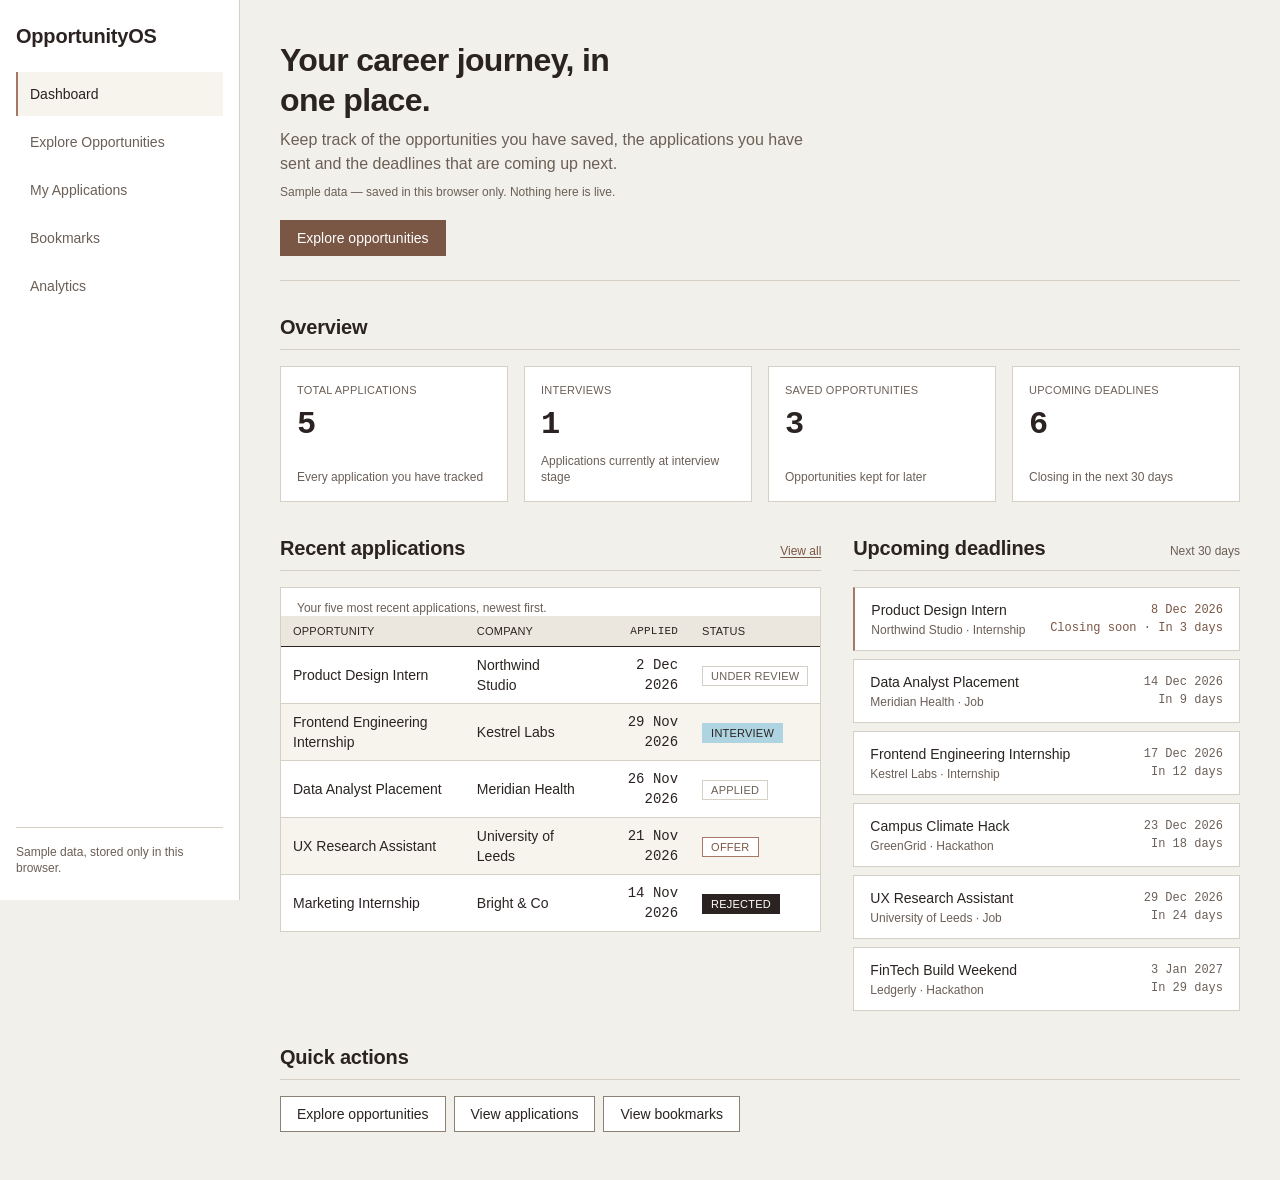
<file: index.html>
<!DOCTYPE html>
<html lang="en">
  <head>
    <meta charset="UTF-8" />
    <meta name="viewport" content="width=device-width, initial-scale=1" />
    <title>Dashboard | OpportunityOS</title>
    <meta
      name="description"
      content="OpportunityOS helps students discover career opportunities, track applications and review progress in one place."
    />

    <!-- The stylesheet uses Inter and JetBrains Mono when they are available
         and falls back to system fonts otherwise, so the site works offline.
         Optional: to load the real webfonts, uncomment these three lines.
    <link rel="preconnect" href="https://fonts.googleapis.com" />
    <link rel="preconnect" href="https://fonts.gstatic.com" crossorigin />
    <link
      href="https://fonts.googleapis.com/css2?family=Inter:wght@400;500;600&family=JetBrains+Mono:wght@400;500&display=swap"
      rel="stylesheet"
    />
    -->

    <link rel="stylesheet" href="CSS/style.css" />
  </head>

  <body>
    <!-- First focusable element on every page: lets keyboard users jump
         straight past the navigation. -->
    <a class="skip-link" href="#main-content">Skip to content</a>

    <!-- Compact top bar. Only visible below 1024px, where the sidebar is a
         drawer instead of a permanent column. -->
    <header class="app-header">
      <button
        class="menu-toggle"
        type="button"
        data-menu-toggle
        aria-controls="app-sidebar"
        aria-expanded="false"
        aria-label="Open navigation menu"
      >
        <svg
          width="18"
          height="14"
          viewBox="0 0 18 14"
          fill="none"
          aria-hidden="true"
          focusable="false"
        >
          <path
            d="M0 1h18M0 7h18M0 13h18"
            stroke="currentColor"
            stroke-width="1.5"
          />
        </svg>
      </button>

      <a class="app-header__brand" href="index.html">OpportunityOS</a>
    </header>

    <div class="app-layout">
      <!-- Main navigation. A drawer below 1024px, a 240px fixed column above. -->
      <aside class="sidebar" id="app-sidebar" aria-label="Main navigation">
        <div class="sidebar__top">
          <a class="sidebar__brand" href="index.html">OpportunityOS</a>

          <button
            class="sidebar__close"
            type="button"
            data-menu-close
            aria-label="Close navigation menu"
          >
            <svg
              width="16"
              height="16"
              viewBox="0 0 16 16"
              fill="none"
              aria-hidden="true"
              focusable="false"
            >
              <path
                d="M2 2l12 12M14 2L2 14"
                stroke="currentColor"
                stroke-width="1.5"
              />
            </svg>
          </button>
        </div>

        <nav class="sidebar__nav">
          <ul class="nav-list">
            <li>
              <a class="nav-link" href="index.html" aria-current="page"
                >Dashboard</a
              >
            </li>
            <li>
              <a class="nav-link" href="explore.html">Explore Opportunities</a>
            </li>
            <li>
              <a class="nav-link" href="applications.html">My Applications</a>
            </li>
            <li>
              <a class="nav-link" href="bookmarks.html">Bookmarks</a>
            </li>
            <li>
              <a class="nav-link" href="analytics.html">Analytics</a>
            </li>
          </ul>
        </nav>

        <p class="sidebar__note text-small text-muted">
          Sample data, stored only in this browser.
        </p>
      </aside>

      <main class="page" id="main-content">
        <!-- The dashboard is filled in by the dashboard module in js/app.js.
             Everything below is real markup; only the numbers, table rows and
             deadline rows are written by JavaScript. -->
        <div class="dashboard" id="dashboard">
          <!-- 1. Welcome -------------------------------------------------- -->
          <section class="welcome" aria-labelledby="welcome-title">
            <h1 class="welcome__title" id="welcome-title">
              Your career journey, in one place.
            </h1>

            <p class="welcome__text">
              Keep track of the opportunities you have saved, the applications
              you have sent and the deadlines that are coming up next.
            </p>

            <p class="text-small text-muted">
              Sample data — saved in this browser only. Nothing here is live.
            </p>

            <div class="btn-group welcome__actions">
              <a class="btn btn--primary" href="explore.html"
                >Explore opportunities</a
              >
            </div>
          </section>

          <!-- 2. Overview cards ------------------------------------------- -->
          <section aria-labelledby="overview-title">
            <div class="section-head">
              <h2 class="section-head__title" id="overview-title">
                Overview
              </h2>
            </div>

            <ul class="stat-grid">
              <li class="card stat">
                <p class="stat__label text-label">Total applications</p>
                <p class="stat__value num" id="stat-applications">0</p>
                <p class="stat__note text-small text-muted">
                  Every application you have tracked
                </p>
              </li>

              <li class="card stat">
                <p class="stat__label text-label">Interviews</p>
                <p class="stat__value num" id="stat-interviews">0</p>
                <p class="stat__note text-small text-muted">
                  Applications currently at interview stage
                </p>
              </li>

              <li class="card stat">
                <p class="stat__label text-label">Saved opportunities</p>
                <p class="stat__value num" id="stat-saved">0</p>
                <p class="stat__note text-small text-muted">
                  Opportunities kept for later
                </p>
              </li>

              <li class="card stat">
                <p class="stat__label text-label">Upcoming deadlines</p>
                <p class="stat__value num" id="stat-deadlines">0</p>
                <p class="stat__note text-small text-muted">
                  Closing in the next 30 days
                </p>
              </li>
            </ul>
          </section>

          <div class="dash-columns">
            <!-- 3. Recent applications ---------------------------------- -->
            <section aria-labelledby="recent-applications-title">
              <div class="section-head">
                <h2
                  class="section-head__title"
                  id="recent-applications-title"
                >
                  Recent applications
                </h2>
                <a class="section-head__link" href="applications.html"
                  >View all</a
                >
              </div>

              <div class="table-wrap" id="recent-applications-wrap">
                <table class="table table--compact">
                  <caption class="table__caption">
                    Your five most recent applications, newest first.
                  </caption>
                  <thead>
                    <tr>
                      <th scope="col">Opportunity</th>
                      <th scope="col">Company</th>
                      <th scope="col" class="table__num">Applied</th>
                      <th scope="col">Status</th>
                    </tr>
                  </thead>
                  <tbody id="recent-applications-body"></tbody>
                </table>
              </div>

              <div class="empty" id="recent-applications-empty" hidden>
                <h3 class="empty__title">No applications yet</h3>
                <p class="empty__text">
                  When you start applying, your applications will appear here
                  with their current status.
                </p>
                <a class="btn btn--secondary" href="explore.html"
                  >Find an opportunity</a
                >
              </div>
            </section>

            <!-- 4. Upcoming deadlines ------------------------------------ -->
            <section aria-labelledby="deadlines-title">
              <div class="section-head">
                <h2 class="section-head__title" id="deadlines-title">
                  Upcoming deadlines
                </h2>
                <span class="text-small text-muted">Next 30 days</span>
              </div>

              <ul class="deadline-list" id="deadline-list"></ul>

              <div class="empty" id="deadlines-empty" hidden>
                <h3 class="empty__title">Nothing closing soon</h3>
                <p class="empty__text">
                  No opportunities close in the next 30 days. New deadlines
                  will show up here.
                </p>
              </div>
            </section>
          </div>

          <!-- 5. Quick actions ------------------------------------------- -->
          <section aria-labelledby="quick-actions-title">
            <div class="section-head">
              <h2 class="section-head__title" id="quick-actions-title">
                Quick actions
              </h2>
            </div>

            <div class="btn-group">
              <a class="btn btn--secondary" href="explore.html"
                >Explore opportunities</a
              >
              <a class="btn btn--secondary" href="applications.html"
                >View applications</a
              >
              <a class="btn btn--secondary" href="bookmarks.html"
                >View bookmarks</a
              >
            </div>
          </section>
        </div>
      </main>
    </div>

    <!-- Dimmed backdrop for the open drawer; clicking it closes the drawer. -->
    <div class="overlay" data-overlay></div>

    <script src="js/data.js" defer></script>
    <script src="js/app.js" defer></script>
  </body>
</html>
</file>
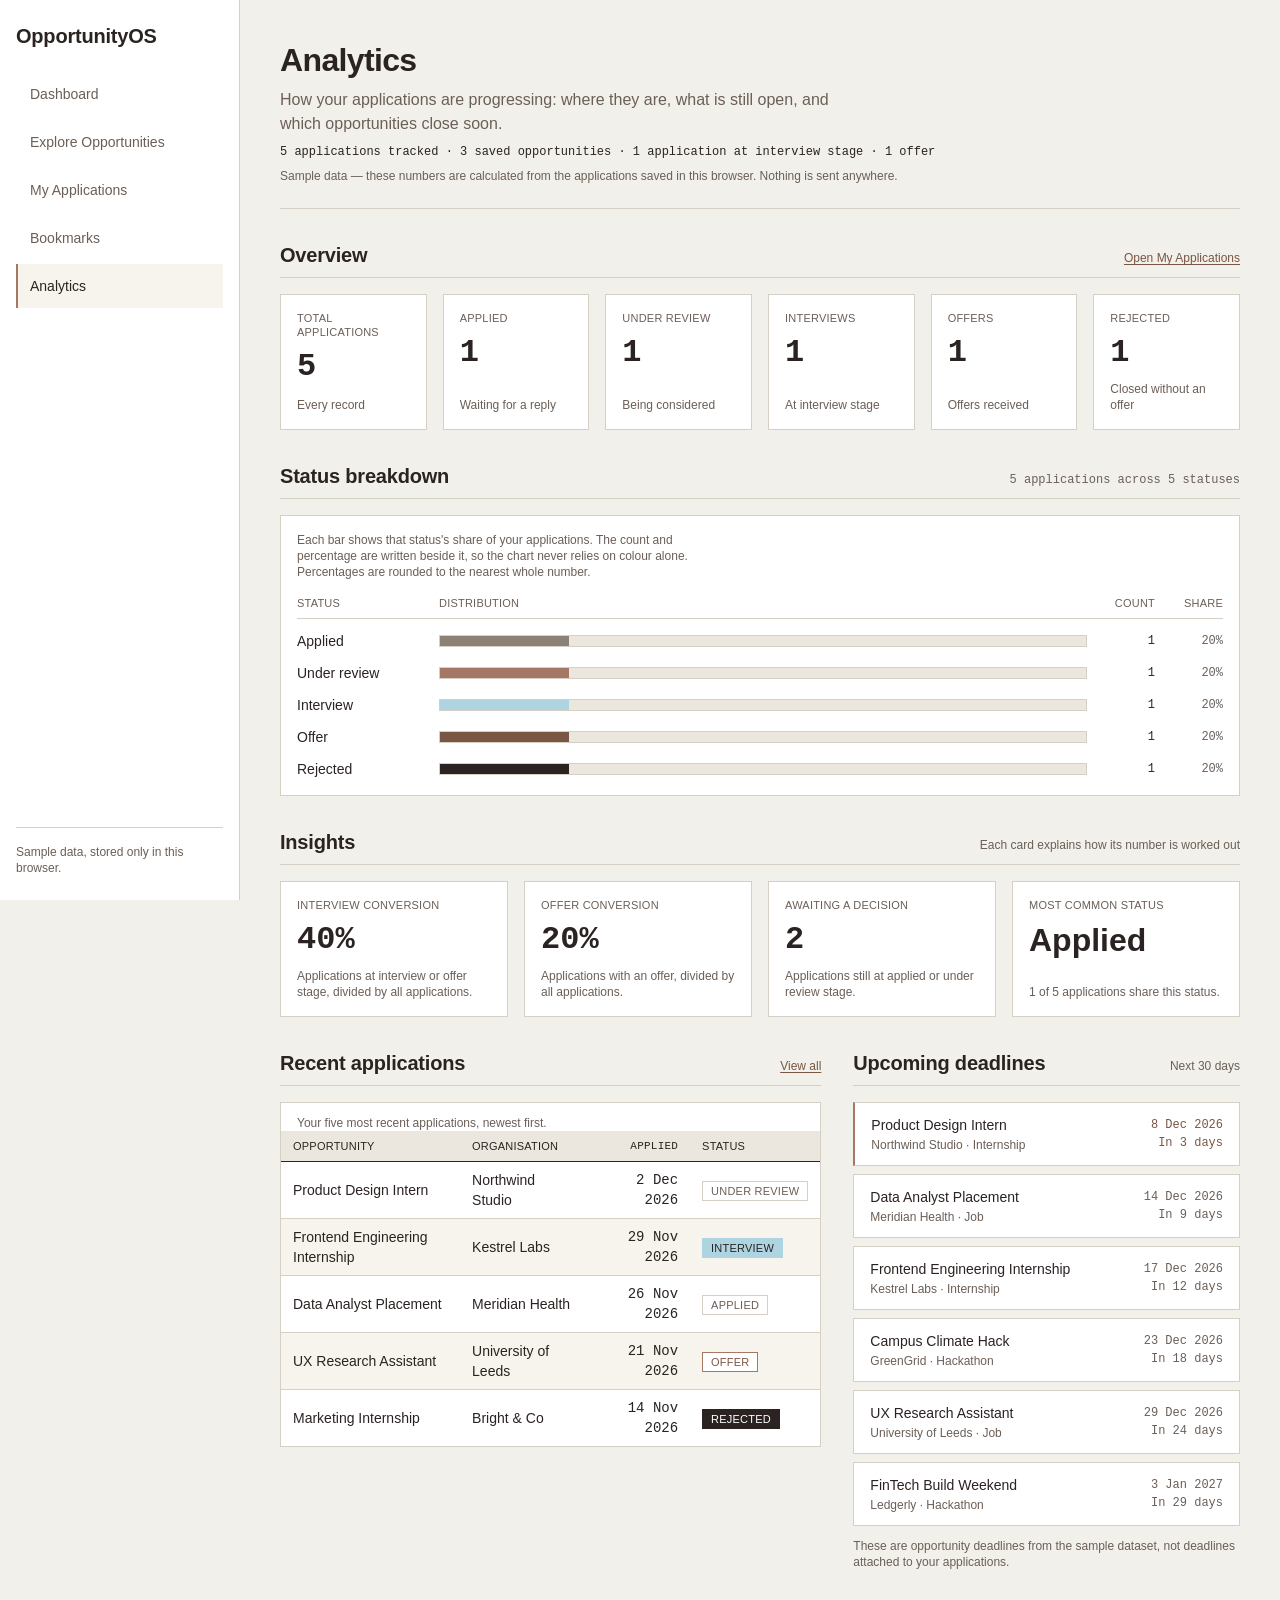
<file: analytics.html>
<!DOCTYPE html>
<html lang="en">
  <head>
    <meta charset="UTF-8" />
    <meta name="viewport" content="width=device-width, initial-scale=1" />
    <title>Analytics | OpportunityOS</title>
    <meta
      name="description"
      content="Review your application progress with charts built from your own saved data."
    />

    <!-- The stylesheet uses Inter and JetBrains Mono when they are available
         and falls back to system fonts otherwise, so the site works offline.
         Optional: to load the real webfonts, uncomment these three lines.
    <link rel="preconnect" href="https://fonts.googleapis.com" />
    <link rel="preconnect" href="https://fonts.gstatic.com" crossorigin />
    <link
      href="https://fonts.googleapis.com/css2?family=Inter:wght@400;500;600&family=JetBrains+Mono:wght@400;500&display=swap"
      rel="stylesheet"
    />
    -->

    <link rel="stylesheet" href="CSS/style.css" />
  </head>

  <body>
    <!-- First focusable element on every page: lets keyboard users jump
         straight past the navigation. -->
    <a class="skip-link" href="#main-content">Skip to content</a>

    <!-- Compact top bar. Only visible below 1024px, where the sidebar is a
         drawer instead of a permanent column. -->
    <header class="app-header">
      <button
        class="menu-toggle"
        type="button"
        data-menu-toggle
        aria-controls="app-sidebar"
        aria-expanded="false"
        aria-label="Open navigation menu"
      >
        <svg
          width="18"
          height="14"
          viewBox="0 0 18 14"
          fill="none"
          aria-hidden="true"
          focusable="false"
        >
          <path
            d="M0 1h18M0 7h18M0 13h18"
            stroke="currentColor"
            stroke-width="1.5"
          />
        </svg>
      </button>

      <a class="app-header__brand" href="index.html">OpportunityOS</a>
    </header>

    <div class="app-layout">
      <!-- Main navigation. A drawer below 1024px, a 240px fixed column above. -->
      <aside class="sidebar" id="app-sidebar" aria-label="Main navigation">
        <div class="sidebar__top">
          <a class="sidebar__brand" href="index.html">OpportunityOS</a>

          <button
            class="sidebar__close"
            type="button"
            data-menu-close
            aria-label="Close navigation menu"
          >
            <svg
              width="16"
              height="16"
              viewBox="0 0 16 16"
              fill="none"
              aria-hidden="true"
              focusable="false"
            >
              <path
                d="M2 2l12 12M14 2L2 14"
                stroke="currentColor"
                stroke-width="1.5"
              />
            </svg>
          </button>
        </div>

        <nav class="sidebar__nav">
          <ul class="nav-list">
            <li>
              <a class="nav-link" href="index.html"
                >Dashboard</a
              >
            </li>
            <li>
              <a class="nav-link" href="explore.html">Explore Opportunities</a>
            </li>
            <li>
              <a class="nav-link" href="applications.html">My Applications</a>
            </li>
            <li>
              <a class="nav-link" href="bookmarks.html">Bookmarks</a>
            </li>
            <li>
              <a class="nav-link" href="analytics.html" aria-current="page">Analytics</a>
            </li>
          </ul>
        </nav>

        <p class="sidebar__note text-small text-muted">
          Sample data, stored only in this browser.
        </p>
      </aside>

      <main class="page" id="main-content">
        <!-- Every number, bar and row below is written by the analytics module
             in js/app.js from the shared application store. -->
        <div class="analytics" id="analytics">
          <!-- A. Heading ------------------------------------------------ -->
          <section class="welcome" aria-labelledby="analytics-title">
            <h1 class="welcome__title" id="analytics-title">Analytics</h1>

            <p class="welcome__text">
              How your applications are progressing: where they are, what is
              still open, and which opportunities close soon.
            </p>

            <p class="analytics__summary" id="analytics-summary" role="status" aria-live="polite">
              Loading your progress…
            </p>

            <p class="text-small text-muted">
              Sample data — these numbers are calculated from the applications
              saved in this browser. Nothing is sent anywhere.
            </p>
          </section>

          <!-- B. Overview statistics ------------------------------------ -->
          <section aria-labelledby="analytics-overview-title">
            <div class="section-head">
              <h2 class="section-head__title" id="analytics-overview-title">
                Overview
              </h2>
              <a class="section-head__link" href="applications.html"
                >Open My Applications</a
              >
            </div>

            <ul class="analytics-stat-grid">
              <li class="card stat">
                <p class="stat__label text-label">Total applications</p>
                <p class="stat__value num" id="analytics-total">0</p>
                <p class="stat__note text-small text-muted">Every record</p>
              </li>

              <li class="card stat">
                <p class="stat__label text-label">Applied</p>
                <p class="stat__value num" id="analytics-applied">0</p>
                <p class="stat__note text-small text-muted">Waiting for a reply</p>
              </li>

              <li class="card stat">
                <p class="stat__label text-label">Under review</p>
                <p class="stat__value num" id="analytics-review">0</p>
                <p class="stat__note text-small text-muted">Being considered</p>
              </li>

              <li class="card stat">
                <p class="stat__label text-label">Interviews</p>
                <p class="stat__value num" id="analytics-interview">0</p>
                <p class="stat__note text-small text-muted">At interview stage</p>
              </li>

              <li class="card stat">
                <p class="stat__label text-label">Offers</p>
                <p class="stat__value num" id="analytics-offer">0</p>
                <p class="stat__note text-small text-muted">Offers received</p>
              </li>

              <li class="card stat">
                <p class="stat__label text-label">Rejected</p>
                <p class="stat__value num" id="analytics-rejected">0</p>
                <p class="stat__note text-small text-muted">Closed without an offer</p>
              </li>
            </ul>
          </section>

          <!-- C. No applications at all --------------------------------- -->
          <div class="empty" id="analytics-empty" hidden>
            <h2 class="empty__title">No analytics yet</h2>
            <p class="empty__text">
              Track your first application and this page will show your status
              breakdown, conversion rates and recent activity.
            </p>
            <div class="btn-group">
              <a class="btn btn--primary" href="explore.html"
                >Explore opportunities</a
              >
              <a class="btn btn--secondary" href="applications.html"
                >Open My Applications</a
              >
            </div>
          </div>

          <!-- D. Status breakdown chart -------------------------------- -->
          <section id="analytics-chart-section" aria-labelledby="chart-title">
            <div class="section-head">
              <h2 class="section-head__title" id="chart-title">
                Status breakdown
              </h2>
              <p class="result-count" id="chart-summary" role="status" aria-live="polite"></p>
            </div>

            <div class="chart-panel">
              <p class="chart__caption" id="chart-caption">
                Each bar shows that status's share of your applications. The
                count and percentage are written beside it, so the chart never
                relies on colour alone. Percentages are rounded to the nearest
                whole number.
              </p>

              <!-- Column headings, hidden on phones where every row is
                   labelled individually. -->
              <div class="chart__head" aria-hidden="true">
                <span>Status</span>
                <span>Distribution</span>
                <span class="chart__num">Count</span>
                <span class="chart__num">Share</span>
              </div>

              <ul class="chart" id="status-chart" aria-describedby="chart-caption"></ul>
            </div>
          </section>

          <!-- E. Insights ---------------------------------------------- -->
          <section id="analytics-insights-section" aria-labelledby="insights-title">
            <div class="section-head">
              <h2 class="section-head__title" id="insights-title">
                Insights
              </h2>
              <span class="text-small text-muted"
                >Each card explains how its number is worked out</span
              >
            </div>

            <ul class="insight-grid">
              <li class="card insight">
                <p class="insight__label text-label">Interview conversion</p>
                <p class="insight__value num" id="insight-interview">—</p>
                <p class="insight__note text-small text-muted">
                  Applications at interview or offer stage, divided by all
                  applications.
                </p>
              </li>

              <li class="card insight">
                <p class="insight__label text-label">Offer conversion</p>
                <p class="insight__value num" id="insight-offer">—</p>
                <p class="insight__note text-small text-muted">
                  Applications with an offer, divided by all applications.
                </p>
              </li>

              <li class="card insight">
                <p class="insight__label text-label">Awaiting a decision</p>
                <p class="insight__value num" id="insight-awaiting">0</p>
                <p class="insight__note text-small text-muted">
                  Applications still at applied or under review stage.
                </p>
              </li>

              <li class="card insight">
                <p class="insight__label text-label">Most common status</p>
                <p class="insight__value" id="insight-common">—</p>
                <p class="insight__note text-small text-muted" id="insight-common-note">
                  The status the largest number of your applications share.
                </p>
              </li>
            </ul>
          </section>

          <!-- F. Recent applications and upcoming deadlines ------------ -->
          <div class="analytics-columns">
            <section aria-labelledby="analytics-recent-title">
              <div class="section-head">
                <h2 class="section-head__title" id="analytics-recent-title">
                  Recent applications
                </h2>
                <a class="section-head__link" href="applications.html"
                  >View all</a
                >
              </div>

              <div class="table-wrap" id="analytics-recent-wrap">
                <table class="table table--compact">
                  <caption class="table__caption">
                    Your five most recent applications, newest first.
                  </caption>
                  <thead>
                    <tr>
                      <th scope="col">Opportunity</th>
                      <th scope="col">Organisation</th>
                      <th scope="col" class="table__num">Applied</th>
                      <th scope="col">Status</th>
                    </tr>
                  </thead>
                  <tbody id="analytics-recent-body"></tbody>
                </table>
              </div>
            </section>

            <section aria-labelledby="analytics-deadlines-title">
              <div class="section-head">
                <h2 class="section-head__title" id="analytics-deadlines-title">
                  Upcoming deadlines
                </h2>
                <span class="text-small text-muted">Next 30 days</span>
              </div>

              <ul class="deadline-list" id="analytics-deadline-list"></ul>

              <div class="empty" id="analytics-deadlines-empty" hidden>
                <h3 class="empty__title">Nothing closing soon</h3>
                <p class="empty__text">
                  No sample opportunity closes in the next 30 days. New
                  deadlines will appear here.
                </p>
                <a class="btn btn--secondary" href="explore.html"
                  >Browse opportunities</a
                >
              </div>

              <p class="text-small text-muted analytics__note">
                These are opportunity deadlines from the sample dataset, not
                deadlines attached to your applications.
              </p>
            </section>
          </div>
        </div>
      </main>
    </div>

    <!-- Dimmed backdrop for the open drawer; clicking it closes the drawer. -->
    <div class="overlay" data-overlay></div>

    <script src="js/data.js" defer></script>
    <script src="js/app.js" defer></script>
  </body>
</html>
</file>
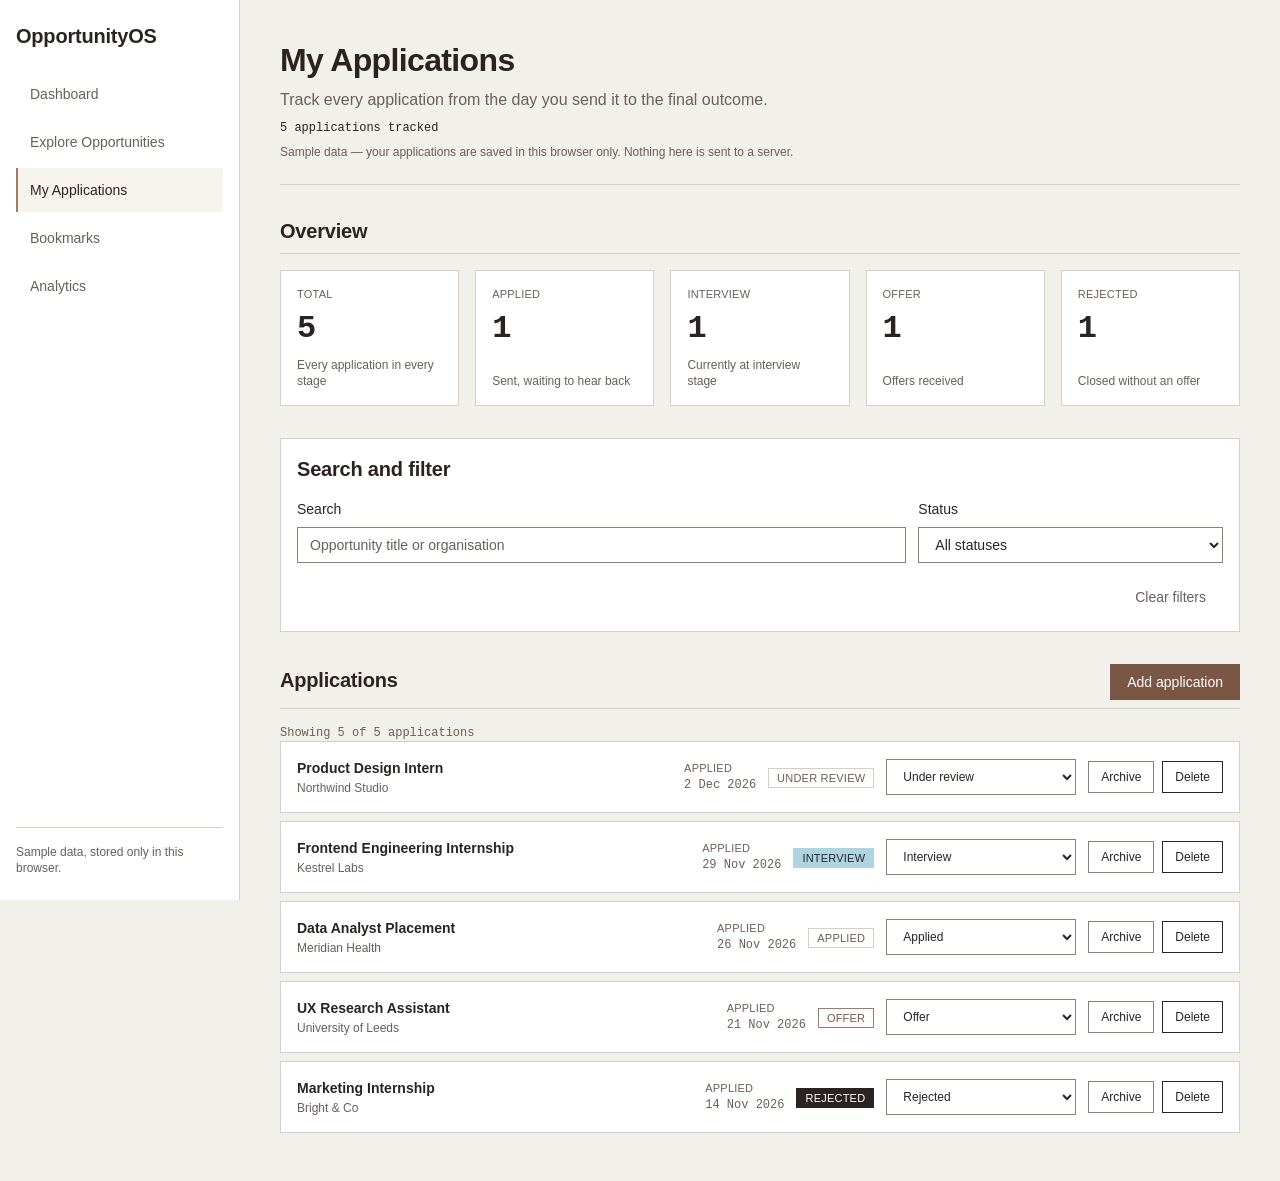
<file: applications.html>
<!DOCTYPE html>
<html lang="en">
  <head>
    <meta charset="UTF-8" />
    <meta name="viewport" content="width=device-width, initial-scale=1" />
    <title>My Applications | OpportunityOS</title>
    <meta
      name="description"
      content="Track every application stage, from saved opportunity to final outcome."
    />

    <!-- The stylesheet uses Inter and JetBrains Mono when they are available
         and falls back to system fonts otherwise, so the site works offline.
         Optional: to load the real webfonts, uncomment these three lines.
    <link rel="preconnect" href="https://fonts.googleapis.com" />
    <link rel="preconnect" href="https://fonts.gstatic.com" crossorigin />
    <link
      href="https://fonts.googleapis.com/css2?family=Inter:wght@400;500;600&family=JetBrains+Mono:wght@400;500&display=swap"
      rel="stylesheet"
    />
    -->

    <link rel="stylesheet" href="CSS/style.css" />
  </head>

  <body>
    <!-- First focusable element on every page: lets keyboard users jump
         straight past the navigation. -->
    <a class="skip-link" href="#main-content">Skip to content</a>

    <!-- Compact top bar. Only visible below 1024px, where the sidebar is a
         drawer instead of a permanent column. -->
    <header class="app-header">
      <button
        class="menu-toggle"
        type="button"
        data-menu-toggle
        aria-controls="app-sidebar"
        aria-expanded="false"
        aria-label="Open navigation menu"
      >
        <svg
          width="18"
          height="14"
          viewBox="0 0 18 14"
          fill="none"
          aria-hidden="true"
          focusable="false"
        >
          <path
            d="M0 1h18M0 7h18M0 13h18"
            stroke="currentColor"
            stroke-width="1.5"
          />
        </svg>
      </button>

      <a class="app-header__brand" href="index.html">OpportunityOS</a>
    </header>

    <div class="app-layout">
      <!-- Main navigation. A drawer below 1024px, a 240px fixed column above. -->
      <aside class="sidebar" id="app-sidebar" aria-label="Main navigation">
        <div class="sidebar__top">
          <a class="sidebar__brand" href="index.html">OpportunityOS</a>

          <button
            class="sidebar__close"
            type="button"
            data-menu-close
            aria-label="Close navigation menu"
          >
            <svg
              width="16"
              height="16"
              viewBox="0 0 16 16"
              fill="none"
              aria-hidden="true"
              focusable="false"
            >
              <path
                d="M2 2l12 12M14 2L2 14"
                stroke="currentColor"
                stroke-width="1.5"
              />
            </svg>
          </button>
        </div>

        <nav class="sidebar__nav">
          <ul class="nav-list">
            <li>
              <a class="nav-link" href="index.html"
                >Dashboard</a
              >
            </li>
            <li>
              <a class="nav-link" href="explore.html">Explore Opportunities</a>
            </li>
            <li>
              <a class="nav-link" href="applications.html" aria-current="page">My Applications</a>
            </li>
            <li>
              <a class="nav-link" href="bookmarks.html">Bookmarks</a>
            </li>
            <li>
              <a class="nav-link" href="analytics.html">Analytics</a>
            </li>
          </ul>
        </nav>

        <p class="sidebar__note text-small text-muted">
          Sample data, stored only in this browser.
        </p>
      </aside>

      <main class="page" id="main-content">
        <!-- The rows, the overview numbers and the filters' behaviour are
             written by the applications module in js/app.js. -->
        <div class="applications" id="applications">
          <!-- A. Heading ------------------------------------------------ -->
          <section class="welcome" aria-labelledby="applications-title">
            <h1 class="welcome__title" id="applications-title">
              My Applications
            </h1>

            <p class="welcome__text">
              Track every application from the day you send it to the final
              outcome.
            </p>

            <p class="applications__count" id="applications-count" role="status" aria-live="polite">
              0 applications tracked
            </p>

            <p class="text-small text-muted">
              Sample data — your applications are saved in this browser only.
              Nothing here is sent to a server.
            </p>
          </section>

          <!-- B. Overview cards ----------------------------------------- -->
          <section aria-labelledby="overview-title">
            <div class="section-head">
              <h2 class="section-head__title" id="overview-title">
                Overview
              </h2>
            </div>

            <ul class="overview-grid">
              <li class="card stat overview-total">
                <p class="stat__label text-label">Total</p>
                <p class="stat__value num" id="overview-total">0</p>
                <p class="stat__note text-small text-muted">
                  Every application in every stage
                </p>
              </li>

              <li class="card stat">
                <p class="stat__label text-label">Applied</p>
                <p class="stat__value num" id="overview-applied">0</p>
                <p class="stat__note text-small text-muted">
                  Sent, waiting to hear back
                </p>
              </li>

              <li class="card stat">
                <p class="stat__label text-label">Interview</p>
                <p class="stat__value num" id="overview-interview">0</p>
                <p class="stat__note text-small text-muted">
                  Currently at interview stage
                </p>
              </li>

              <li class="card stat">
                <p class="stat__label text-label">Offer</p>
                <p class="stat__value num" id="overview-offer">0</p>
                <p class="stat__note text-small text-muted">
                  Offers received
                </p>
              </li>

              <li class="card stat">
                <p class="stat__label text-label">Rejected</p>
                <p class="stat__value num" id="overview-rejected">0</p>
                <p class="stat__note text-small text-muted">
                  Closed without an offer
                </p>
              </li>
            </ul>
          </section>

          <!-- C. Search and filter --------------------------------------- -->
          <form class="filters" id="application-filters" role="search">
            <h2 class="filters__title section-head__title">
              Search and filter
            </h2>

            <div class="filters__row">
              <div class="field">
                <label class="field__label" for="application-search">Search</label>
                <input
                  class="input"
                  id="application-search"
                  type="search"
                  placeholder="Opportunity title or organisation"
                  autocomplete="off"
                />
              </div>

              <div class="field">
                <label class="field__label" for="status-filter">Status</label>
                <select class="select" id="status-filter">
                  <option value="all">All statuses</option>
                  <option value="Applied">Applied</option>
                  <option value="Under review">Under review</option>
                  <option value="Interview">Interview</option>
                  <option value="Offer">Offer</option>
                  <option value="Rejected">Rejected</option>
                </select>
              </div>
            </div>

            <div class="filters__actions">
              <button
                class="btn btn--tertiary"
                type="button"
                data-clear-application-filters
              >
                Clear filters
              </button>
            </div>
          </form>

          <!-- D. Applications list --------------------------------------- -->
          <section aria-labelledby="applications-list-title">
            <div class="section-head">
              <h2 class="section-head__title" id="applications-list-title">
                Applications
              </h2>

              <button class="btn btn--primary" type="button" data-add-application>
                Add application
              </button>
            </div>

            <p class="result-count" id="applications-result-count" role="status" aria-live="polite"></p>

            <ul class="application-list" id="application-list"></ul>

            <!-- Empty tracker: give the next step instead of a dead end. -->
            <div class="empty" id="applications-empty" hidden>
              <h3 class="empty__title">No applications yet</h3>
              <p class="empty__text">
                Add the roles and programmes you have applied to, and keep each
                stage up to date here.
              </p>
              <button class="btn btn--primary" type="button" data-add-application>
                Add application
              </button>
            </div>

            <!-- Nothing matches the current search or status filter. -->
            <div class="empty" id="applications-no-match" hidden>
              <h3 class="empty__title">No applications match</h3>
              <p class="empty__text">
                Try a different search term or status, or clear the filters to
                see every application again.
              </p>
              <button class="btn btn--secondary" type="button" data-clear-application-filters>
                Clear filters
              </button>
            </div>
          </section>

          <!-- E. Archived applications -----------------------------------
               Archiving hides a record from every page without deleting it.
               The section only appears while something is archived. -->
          <section id="archived-section" aria-labelledby="archived-title" hidden>
            <div class="section-head">
              <h2 class="section-head__title" id="archived-title">
                Archived
              </h2>
              <p class="result-count" id="archived-count" role="status" aria-live="polite"></p>
            </div>

            <p class="text-small text-muted">
              Archived applications are not counted on the Dashboard or in
              Analytics. Restore one to track it again.
            </p>

            <ul class="application-list" id="archived-list"></ul>
          </section>
        </div>
      </main>
    </div>

    <!-- E. Add application dialog. Checked and saved by js/app.js. -->
    <div class="modal" id="add-application-modal" hidden>
      <div class="modal__backdrop" data-application-modal-close></div>

      <div
        class="modal__dialog"
        role="dialog"
        aria-modal="true"
        aria-labelledby="add-application-title"
      >
        <div class="modal__header">
          <h2 class="modal__title" id="add-application-title">
            Add application
          </h2>
          <button
            class="modal__close"
            type="button"
            data-application-modal-close
            aria-label="Close add application form"
          >
            Close
          </button>
        </div>

        <form class="application-form" id="add-application-form" novalidate>
          <!-- Duplicate and unexpected problems are reported here. -->
          <p class="form-error" id="application-form-error" role="alert" tabindex="-1" hidden></p>

          <div class="field">
            <label class="field__label" for="application-title">
              Opportunity title
            </label>
            <input
              class="input"
              id="application-title"
              name="title"
              type="text"
              autocomplete="off"
              aria-required="true"
              aria-describedby="application-title-error"
            />
            <p class="field__error" id="application-title-error" hidden></p>
          </div>

          <div class="field">
            <label class="field__label" for="application-organisation">
              Organisation
            </label>
            <input
              class="input"
              id="application-organisation"
              name="organisation"
              type="text"
              autocomplete="off"
              aria-required="true"
              aria-describedby="application-organisation-error"
            />
            <p class="field__error" id="application-organisation-error" hidden></p>
          </div>

          <div class="field">
            <label class="field__label" for="application-date">
              Application date
            </label>
            <input
              class="input"
              id="application-date"
              name="appliedOn"
              type="date"
              aria-required="true"
              aria-describedby="application-date-error"
            />
            <p class="field__error" id="application-date-error" hidden></p>
          </div>

          <div class="field">
            <label class="field__label" for="application-status">Status</label>
            <select class="select" id="application-status" name="status">
              <option value="Applied">Applied</option>
              <option value="Under review">Under review</option>
              <option value="Interview">Interview</option>
              <option value="Offer">Offer</option>
              <option value="Rejected">Rejected</option>
            </select>
          </div>

          <div class="modal__footer">
            <button
              class="btn btn--secondary"
              type="button"
              data-application-modal-close
            >
              Cancel
            </button>
            <button class="btn btn--primary" type="submit">
              Save application
            </button>
          </div>
        </form>
      </div>
    </div>

    <!-- F. Archive and delete confirmation. One shared dialog is filled in by
         js/app.js for whichever action was clicked. -->
    <div class="modal" id="confirm-modal" hidden>
      <div class="modal__backdrop" data-confirm-cancel></div>

      <div
        class="modal__dialog"
        role="dialog"
        aria-modal="true"
        aria-labelledby="confirm-title"
        aria-describedby="confirm-text"
      >
        <div class="modal__header">
          <h2 class="modal__title" id="confirm-title">Confirm</h2>
          <button
            class="modal__close"
            type="button"
            data-confirm-cancel
            aria-label="Close confirmation dialog"
          >
            Close
          </button>
        </div>

        <p class="modal__text" id="confirm-text"></p>

        <div class="modal__footer">
          <button class="btn btn--secondary" type="button" data-confirm-cancel>
            Cancel
          </button>
          <button class="btn btn--danger" type="button" id="confirm-accept">
            Delete permanently
          </button>
        </div>
      </div>
    </div>

    <!-- Confirmation: visible, and announced politely. -->
    <p class="toast" id="application-status-message" role="status" aria-live="polite"></p>

    <!-- Dimmed backdrop for the open drawer; clicking it closes the drawer. -->
    <div class="overlay" data-overlay></div>

    <script src="js/data.js" defer></script>
    <script src="js/app.js" defer></script>
  </body>
</html>
</file>
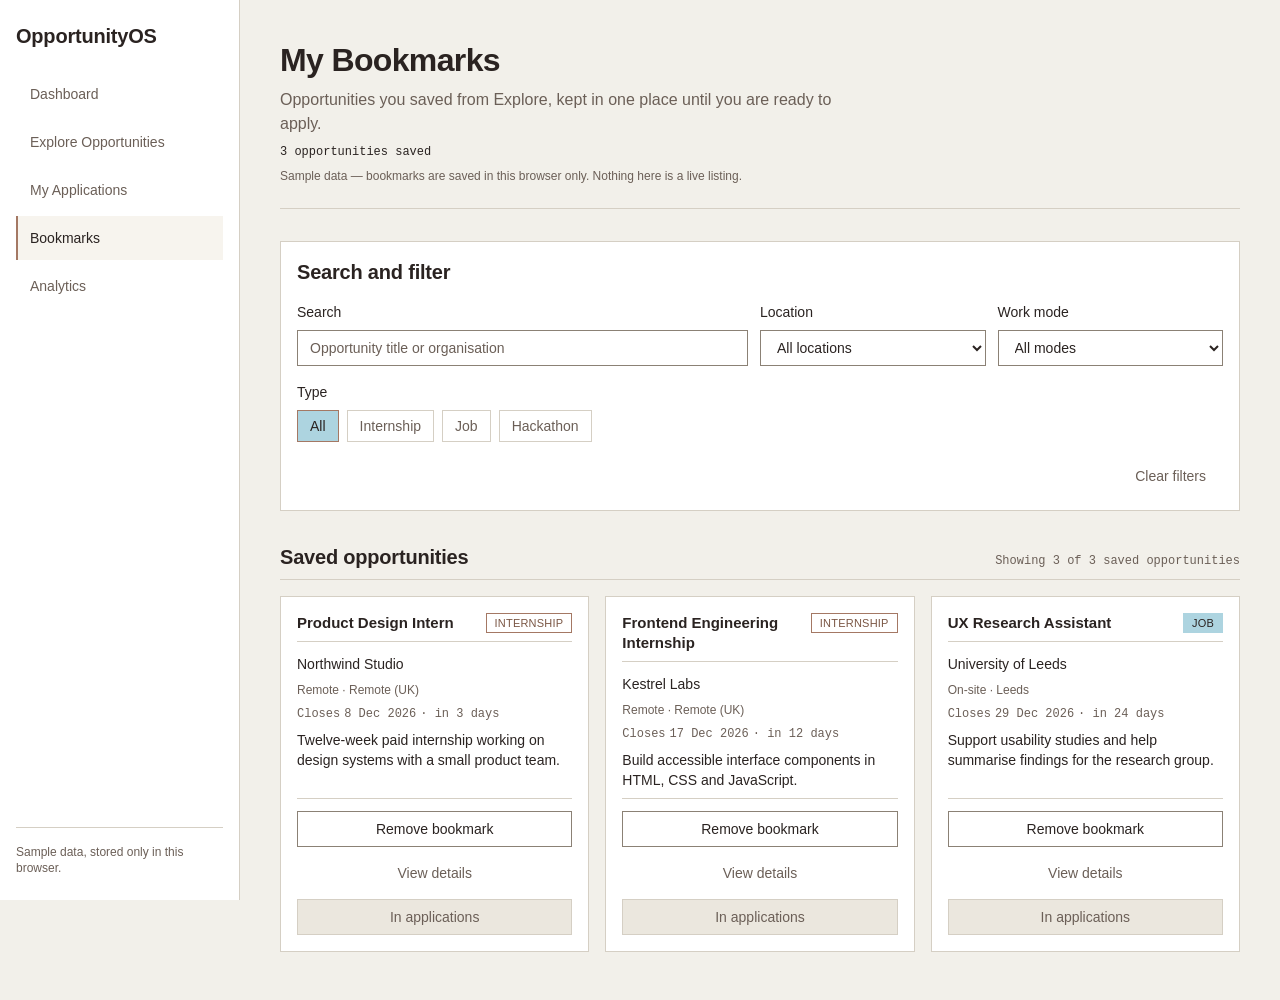
<file: bookmarks.html>
<!DOCTYPE html>
<html lang="en">
  <head>
    <meta charset="UTF-8" />
    <meta name="viewport" content="width=device-width, initial-scale=1" />
    <title>Bookmarks | OpportunityOS</title>
    <meta
      name="description"
      content="Opportunities you saved to come back to later."
    />

    <!-- The stylesheet uses Inter and JetBrains Mono when they are available
         and falls back to system fonts otherwise, so the site works offline.
         Optional: to load the real webfonts, uncomment these three lines.
    <link rel="preconnect" href="https://fonts.googleapis.com" />
    <link rel="preconnect" href="https://fonts.gstatic.com" crossorigin />
    <link
      href="https://fonts.googleapis.com/css2?family=Inter:wght@400;500;600&family=JetBrains+Mono:wght@400;500&display=swap"
      rel="stylesheet"
    />
    -->

    <link rel="stylesheet" href="CSS/style.css" />
  </head>

  <body>
    <!-- First focusable element on every page: lets keyboard users jump
         straight past the navigation. -->
    <a class="skip-link" href="#main-content">Skip to content</a>

    <!-- Compact top bar. Only visible below 1024px, where the sidebar is a
         drawer instead of a permanent column. -->
    <header class="app-header">
      <button
        class="menu-toggle"
        type="button"
        data-menu-toggle
        aria-controls="app-sidebar"
        aria-expanded="false"
        aria-label="Open navigation menu"
      >
        <svg
          width="18"
          height="14"
          viewBox="0 0 18 14"
          fill="none"
          aria-hidden="true"
          focusable="false"
        >
          <path
            d="M0 1h18M0 7h18M0 13h18"
            stroke="currentColor"
            stroke-width="1.5"
          />
        </svg>
      </button>

      <a class="app-header__brand" href="index.html">OpportunityOS</a>
    </header>

    <div class="app-layout">
      <!-- Main navigation. A drawer below 1024px, a 240px fixed column above. -->
      <aside class="sidebar" id="app-sidebar" aria-label="Main navigation">
        <div class="sidebar__top">
          <a class="sidebar__brand" href="index.html">OpportunityOS</a>

          <button
            class="sidebar__close"
            type="button"
            data-menu-close
            aria-label="Close navigation menu"
          >
            <svg
              width="16"
              height="16"
              viewBox="0 0 16 16"
              fill="none"
              aria-hidden="true"
              focusable="false"
            >
              <path
                d="M2 2l12 12M14 2L2 14"
                stroke="currentColor"
                stroke-width="1.5"
              />
            </svg>
          </button>
        </div>

        <nav class="sidebar__nav">
          <ul class="nav-list">
            <li>
              <a class="nav-link" href="index.html"
                >Dashboard</a
              >
            </li>
            <li>
              <a class="nav-link" href="explore.html">Explore Opportunities</a>
            </li>
            <li>
              <a class="nav-link" href="applications.html">My Applications</a>
            </li>
            <li>
              <a class="nav-link" href="bookmarks.html" aria-current="page">Bookmarks</a>
            </li>
            <li>
              <a class="nav-link" href="analytics.html">Analytics</a>
            </li>
          </ul>
        </nav>

        <p class="sidebar__note text-small text-muted">
          Sample data, stored only in this browser.
        </p>
      </aside>

      <main class="page" id="main-content">
        <!-- Cards, counts and the dialog contents are written by the bookmarks
             module in js/app.js. The filters below are plain markup. -->
        <div class="bookmarks" id="bookmarks">
          <!-- A. Heading ------------------------------------------------ -->
          <section class="welcome" aria-labelledby="bookmarks-title">
            <h1 class="welcome__title" id="bookmarks-title">My Bookmarks</h1>

            <p class="welcome__text">
              Opportunities you saved from Explore, kept in one place until you
              are ready to apply.
            </p>

            <p class="bookmarks__count" id="bookmarks-count" role="status" aria-live="polite">
              0 opportunities saved
            </p>

            <p class="text-small text-muted">
              Sample data — bookmarks are saved in this browser only. Nothing
              here is a live listing.
            </p>
          </section>

          <!-- B. Search and filters ------------------------------------- -->
          <form class="filters" id="bookmark-filters" role="search">
            <h2 class="filters__title section-head__title">
              Search and filter
            </h2>

            <div class="bookmark-filters__row">
              <div class="field">
                <label class="field__label" for="bookmark-search">Search</label>
                <input
                  class="input"
                  id="bookmark-search"
                  type="search"
                  placeholder="Opportunity title or organisation"
                  autocomplete="off"
                />
              </div>

              <div class="field">
                <label class="field__label" for="bookmark-location"
                  >Location</label
                >
                <!-- Options are added from the dataset by js/app.js. -->
                <select class="select" id="bookmark-location">
                  <option value="all">All locations</option>
                </select>
              </div>

              <div class="field">
                <label class="field__label" for="bookmark-mode"
                  >Work mode</label
                >
                <select class="select" id="bookmark-mode">
                  <option value="all">All modes</option>
                  <option value="Remote">Remote</option>
                  <option value="On-site">On-site</option>
                  <option value="Hybrid">Hybrid</option>
                </select>
              </div>
            </div>

            <div class="filters__group">
              <p class="field__label" id="bookmark-type-label">Type</p>
              <div
                class="chip-group"
                role="group"
                aria-labelledby="bookmark-type-label"
                data-bookmark-filter="type"
              >
                <button class="chip" type="button" data-value="all" aria-pressed="true">
                  All
                </button>
                <button class="chip" type="button" data-value="Internship" aria-pressed="false">
                  Internship
                </button>
                <button class="chip" type="button" data-value="Job" aria-pressed="false">
                  Job
                </button>
                <button class="chip" type="button" data-value="Hackathon" aria-pressed="false">
                  Hackathon
                </button>
              </div>
            </div>

            <div class="filters__actions">
              <button
                class="btn btn--tertiary"
                type="button"
                data-clear-bookmark-filters
              >
                Clear filters
              </button>
            </div>
          </form>

          <!-- C. Saved opportunities ------------------------------------ -->
          <section aria-labelledby="bookmark-list-title">
            <div class="section-head">
              <h2 class="section-head__title" id="bookmark-list-title">
                Saved opportunities
              </h2>
              <!-- Announced politely by screen readers as it changes. -->
              <p class="result-count" id="bookmark-result-count" role="status" aria-live="polite"></p>
            </div>

            <ul class="opportunity-grid" id="bookmark-list"></ul>

            <!-- Nothing saved yet: point at Explore instead of a dead end. -->
            <div class="empty" id="bookmarks-empty" hidden>
              <h3 class="empty__title" id="bookmarks-empty-title" tabindex="-1">
                No bookmarks yet
              </h3>
              <p class="empty__text">
                Save the opportunities you want to come back to from Explore,
                and they will appear here.
              </p>
              <a
                class="btn btn--secondary"
                id="bookmarks-empty-link"
                href="explore.html"
                >Explore opportunities</a
              >
            </div>

            <!-- Saved opportunities exist, but the filters exclude them. -->
            <div class="empty" id="bookmarks-no-match" hidden>
              <h3 class="empty__title" id="bookmarks-no-match-title" tabindex="-1">
                No bookmarks match
              </h3>
              <p class="empty__text">
                None of your saved opportunities match the current search and
                filters. Clear them to see every bookmark again.
              </p>
              <button class="btn btn--secondary" type="button" data-clear-bookmark-filters>
                Clear filters
              </button>
            </div>
          </section>
        </div>
      </main>
    </div>

    <!-- D. Bookmark details dialog. Filled in by js/app.js. -->
    <div class="modal" id="bookmark-modal" hidden>
      <div class="modal__backdrop" data-bookmark-modal-close></div>

      <div
        class="modal__dialog"
        role="dialog"
        aria-modal="true"
        aria-labelledby="bookmark-modal-title"
      >
        <div class="modal__header">
          <h2 class="modal__title" id="bookmark-modal-title">Opportunity</h2>
          <button
            class="modal__close"
            type="button"
            data-bookmark-modal-close
            aria-label="Close opportunity details"
          >
            Close
          </button>
        </div>

        <p class="modal__text" id="bookmark-modal-summary"></p>

        <dl class="details" id="bookmark-modal-details"></dl>

        <div class="modal__footer">
          <button class="btn btn--secondary" type="button" data-bookmark-modal-close>
            Close
          </button>
        </div>
      </div>
    </div>

    <!-- Bookmark and application confirmation: visible, and announced. -->
    <p class="toast" id="bookmark-message" role="status" aria-live="polite"></p>

    <!-- Dimmed backdrop for the open drawer; clicking it closes the drawer. -->
    <div class="overlay" data-overlay></div>

    <script src="js/data.js" defer></script>
    <script src="js/app.js" defer></script>
  </body>
</html>
</file>
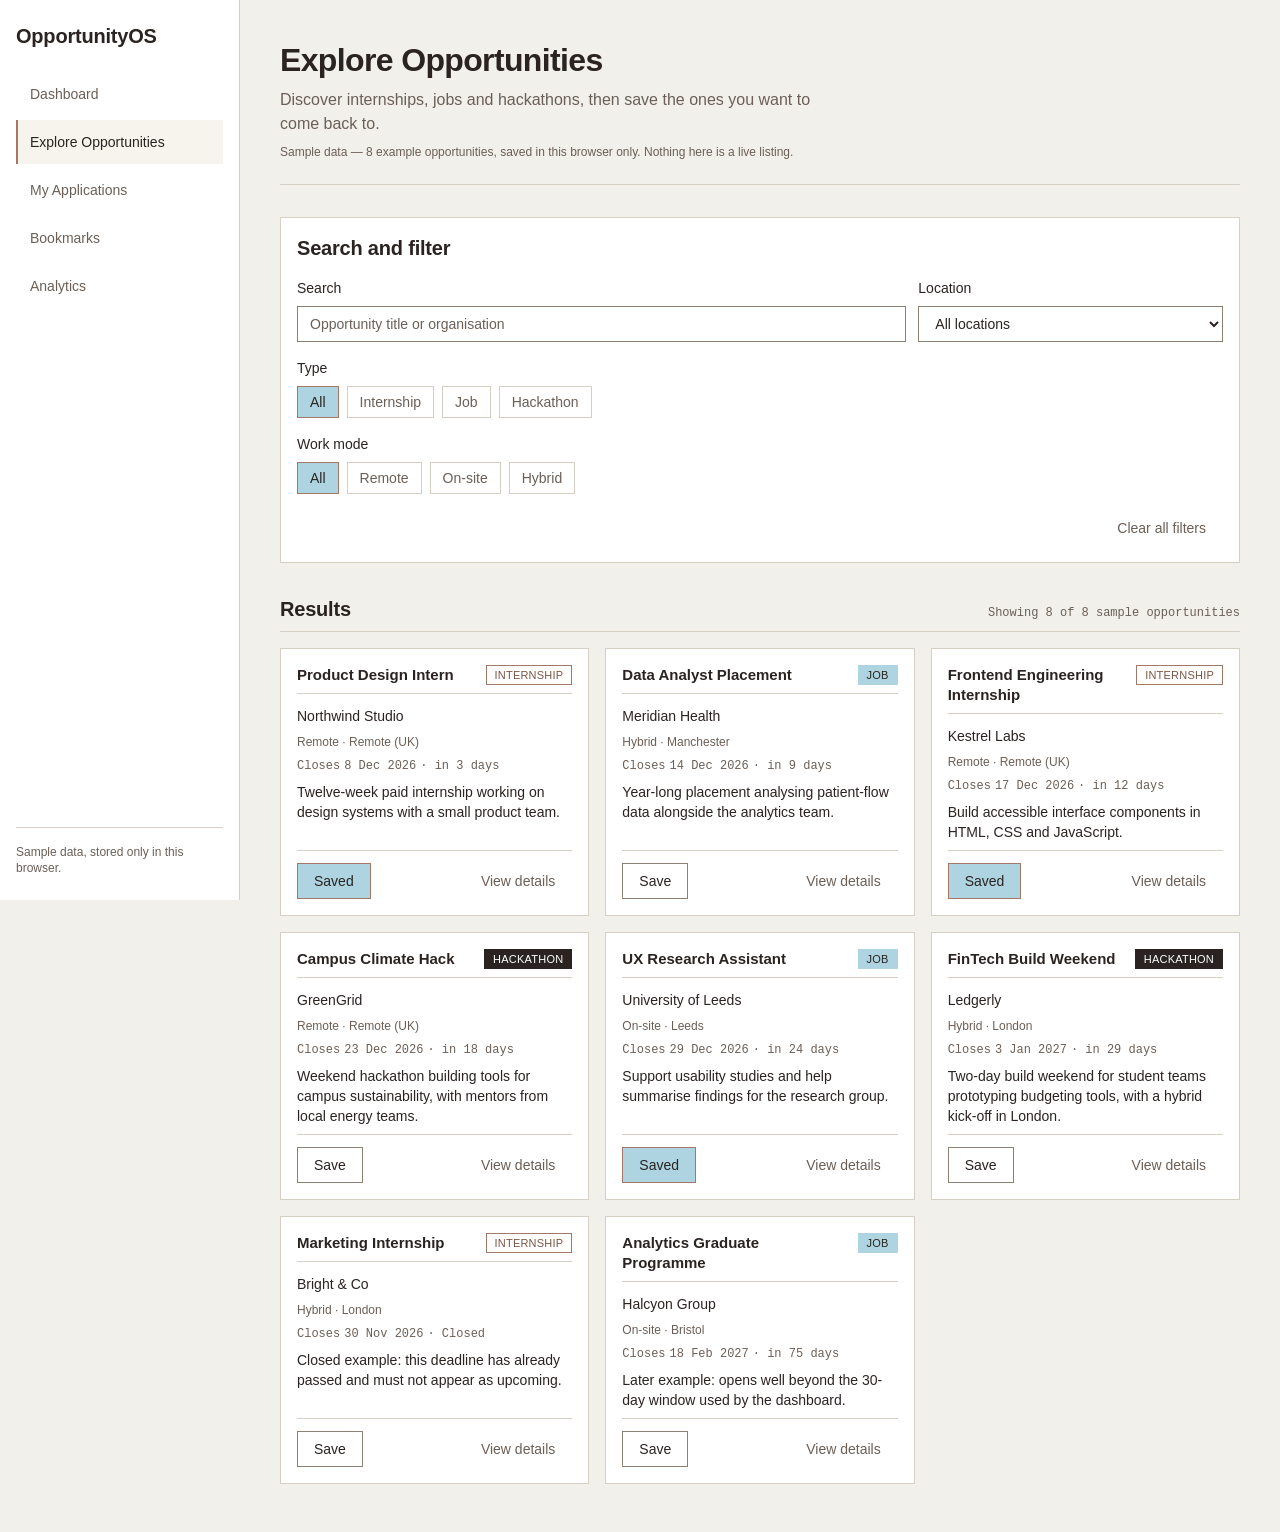
<file: explore.html>
<!DOCTYPE html>
<html lang="en">
  <head>
    <meta charset="UTF-8" />
    <meta name="viewport" content="width=device-width, initial-scale=1" />
    <title>Explore Opportunities | OpportunityOS</title>
    <meta
      name="description"
      content="Browse sample internships, scholarships and workshops with search and filters."
    />

    <!-- The stylesheet uses Inter and JetBrains Mono when they are available
         and falls back to system fonts otherwise, so the site works offline.
         Optional: to load the real webfonts, uncomment these three lines.
    <link rel="preconnect" href="https://fonts.googleapis.com" />
    <link rel="preconnect" href="https://fonts.gstatic.com" crossorigin />
    <link
      href="https://fonts.googleapis.com/css2?family=Inter:wght@400;500;600&family=JetBrains+Mono:wght@400;500&display=swap"
      rel="stylesheet"
    />
    -->

    <link rel="stylesheet" href="CSS/style.css" />
  </head>

  <body>
    <!-- First focusable element on every page: lets keyboard users jump
         straight past the navigation. -->
    <a class="skip-link" href="#main-content">Skip to content</a>

    <!-- Compact top bar. Only visible below 1024px, where the sidebar is a
         drawer instead of a permanent column. -->
    <header class="app-header">
      <button
        class="menu-toggle"
        type="button"
        data-menu-toggle
        aria-controls="app-sidebar"
        aria-expanded="false"
        aria-label="Open navigation menu"
      >
        <svg
          width="18"
          height="14"
          viewBox="0 0 18 14"
          fill="none"
          aria-hidden="true"
          focusable="false"
        >
          <path
            d="M0 1h18M0 7h18M0 13h18"
            stroke="currentColor"
            stroke-width="1.5"
          />
        </svg>
      </button>

      <a class="app-header__brand" href="index.html">OpportunityOS</a>
    </header>

    <div class="app-layout">
      <!-- Main navigation. A drawer below 1024px, a 240px fixed column above. -->
      <aside class="sidebar" id="app-sidebar" aria-label="Main navigation">
        <div class="sidebar__top">
          <a class="sidebar__brand" href="index.html">OpportunityOS</a>

          <button
            class="sidebar__close"
            type="button"
            data-menu-close
            aria-label="Close navigation menu"
          >
            <svg
              width="16"
              height="16"
              viewBox="0 0 16 16"
              fill="none"
              aria-hidden="true"
              focusable="false"
            >
              <path
                d="M2 2l12 12M14 2L2 14"
                stroke="currentColor"
                stroke-width="1.5"
              />
            </svg>
          </button>
        </div>

        <nav class="sidebar__nav">
          <ul class="nav-list">
            <li>
              <a class="nav-link" href="index.html"
                >Dashboard</a
              >
            </li>
            <li>
              <a class="nav-link" href="explore.html" aria-current="page">Explore Opportunities</a>
            </li>
            <li>
              <a class="nav-link" href="applications.html">My Applications</a>
            </li>
            <li>
              <a class="nav-link" href="bookmarks.html">Bookmarks</a>
            </li>
            <li>
              <a class="nav-link" href="analytics.html">Analytics</a>
            </li>
          </ul>
        </nav>

        <p class="sidebar__note text-small text-muted">
          Sample data, stored only in this browser.
        </p>
      </aside>

      <main class="page" id="main-content">
        <!-- Cards, the result count and the modal contents are written by the
             explore module in js/app.js. The filters below are plain markup. -->
        <div class="explore" id="explore">
          <!-- A. Heading --------------------------------------------------- -->
          <section class="welcome" aria-labelledby="explore-title">
            <h1 class="welcome__title" id="explore-title">
              Explore Opportunities
            </h1>

            <p class="welcome__text">
              Discover internships, jobs and hackathons, then save the ones you
              want to come back to.
            </p>

            <p class="text-small text-muted">
              Sample data — 8 example opportunities, saved in this browser only.
              Nothing here is a live listing.
            </p>
          </section>

          <!-- B. Search and filters ---------------------------------------- -->
          <form class="filters" id="filters" role="search">
            <h2 class="filters__title section-head__title">
              Search and filter
            </h2>

            <div class="filters__row">
              <div class="field">
                <label class="field__label" for="search-input">Search</label>
                <input
                  class="input"
                  id="search-input"
                  type="search"
                  placeholder="Opportunity title or organisation"
                  autocomplete="off"
                />
              </div>

              <div class="field">
                <label class="field__label" for="location-select"
                  >Location</label
                >
                <!-- Options are added from the dataset by js/app.js. -->
                <select class="select" id="location-select">
                  <option value="all">All locations</option>
                </select>
              </div>
            </div>

            <div class="filters__group">
              <p class="field__label" id="type-label">Type</p>
              <div
                class="chip-group"
                role="group"
                aria-labelledby="type-label"
                data-filter-group="type"
              >
                <button class="chip" type="button" data-value="all" aria-pressed="true">
                  All
                </button>
                <button class="chip" type="button" data-value="Internship" aria-pressed="false">
                  Internship
                </button>
                <button class="chip" type="button" data-value="Job" aria-pressed="false">
                  Job
                </button>
                <button class="chip" type="button" data-value="Hackathon" aria-pressed="false">
                  Hackathon
                </button>
              </div>
            </div>

            <div class="filters__group">
              <p class="field__label" id="mode-label">Work mode</p>
              <div
                class="chip-group"
                role="group"
                aria-labelledby="mode-label"
                data-filter-group="mode"
              >
                <button class="chip" type="button" data-value="all" aria-pressed="true">
                  All
                </button>
                <button class="chip" type="button" data-value="Remote" aria-pressed="false">
                  Remote
                </button>
                <button class="chip" type="button" data-value="On-site" aria-pressed="false">
                  On-site
                </button>
                <button class="chip" type="button" data-value="Hybrid" aria-pressed="false">
                  Hybrid
                </button>
              </div>
            </div>

            <div class="filters__actions">
              <button
                class="btn btn--tertiary"
                type="button"
                id="clear-filters"
                data-clear-filters
              >
                Clear all filters
              </button>
            </div>
          </form>

          <!-- C. Results ---------------------------------------------------- -->
          <section aria-labelledby="results-title">
            <div class="section-head">
              <h2 class="section-head__title" id="results-title">Results</h2>
              <!-- Announced politely by screen readers as it changes. -->
              <p class="result-count" id="result-count" role="status" aria-live="polite"></p>
            </div>

            <ul class="opportunity-grid" id="opportunity-list"></ul>

            <div class="empty" id="opportunities-empty" hidden>
              <h3 class="empty__title">No opportunities match</h3>
              <p class="empty__text">
                Try a different search term, or clear the filters to see every
                opportunity again.
              </p>
              <button class="btn btn--secondary" type="button" data-clear-filters>
                Clear all filters
              </button>
            </div>
          </section>
        </div>
      </main>
    </div>

    <!-- D. Opportunity details modal. Filled in by js/app.js. -->
    <div class="modal" id="opportunity-modal" hidden>
      <div class="modal__backdrop" data-modal-backdrop></div>

      <div
        class="modal__dialog"
        role="dialog"
        aria-modal="true"
        aria-labelledby="opportunity-modal-title"
      >
        <div class="modal__header">
          <h2 class="modal__title" id="opportunity-modal-title">Opportunity</h2>
          <button
            class="modal__close"
            type="button"
            data-modal-close
            aria-label="Close opportunity details"
          >
            Close
          </button>
        </div>

        <p class="modal__text" id="opportunity-modal-summary"></p>

        <dl class="details" id="opportunity-modal-details"></dl>

        <div class="modal__footer">
          <button class="btn btn--secondary" type="button" data-modal-close>
            Close
          </button>
        </div>
      </div>
    </div>

    <!-- Bookmark confirmation: visible, and announced politely. -->
    <p class="toast" id="bookmark-status" role="status" aria-live="polite"></p>

    <!-- Dimmed backdrop for the open drawer; clicking it closes the drawer. -->
    <div class="overlay" data-overlay></div>

    <script src="js/data.js" defer></script>
    <script src="js/app.js" defer></script>
  </body>
</html>
</file>
<file: CSS/style.css>
/* ==========================================================================
   OpportunityOS — main stylesheet
   --------------------------------------------------------------------------
   Milestone 1: design tokens, reset and base typography only.
   Layout, components and page styles are added in later milestones.

   How this file is organised (read top to bottom):

     1. Design tokens — structure   (spacing, layout, type, borders, layering)
     2. Design tokens — colour      (THE ONLY PLACE WITH COLOUR VALUES)
     3. Reset                       (predictable starting point for browsers)
     4. Page base                   (font settings for the whole page)
     5. Typography                  (headings, paragraphs, text utilities)
     6. Focus, selection, motion    (keyboard and reduced-motion behaviour)
     7. Responsive token overrides  (breakpoints at 768px and 1024px)
     8. Application shell           (header, sidebar, drawer, page container)
     9. Responsive shell behaviour  (drawer below 1024px, fixed sidebar above)
    10. UI components              (buttons, badges, chips, forms, cards,
                                    tables, empty states, placeholders, modal)
    11. Dashboard                  (welcome block, stat grid, columns,
                                    deadline rows)
    12. Explore                    (filter bar, card grid, modal details,
                                    bookmark toast)

   Important rules for later milestones:
     * Never write a colour value (hex, rgb, hsl) outside section 2.
       Every style must use a var(--color-...) token instead.
     * This stylesheet is mobile-first: the base rules describe the mobile
       layout, and the only media queries use min-width (768px, 1024px).
   ========================================================================== */


/* ==========================================================================
   1. Design tokens — structure
   --------------------------------------------------------------------------
   These values never change when the colour palette changes.
   They come from the approved wireframe design system: an 8px rhythm with a
   4px micro step, sharp 0px corners, 1px structural borders and no shadows.
   ========================================================================== */

:root {
  /* --- Spacing scale (4px sub-grid, 8px rhythm) ------------------------ */
  --space-1: 4px;   /* micro alignment      */
  --space-2: 8px;   /* tight gaps           */
  --space-3: 12px;  /* compact padding      */
  --space-4: 16px;  /* default spacing unit */
  --space-5: 24px;  /* card padding         */
  --space-6: 32px;  /* section spacing      */
  --space-7: 40px;  /* large separation     */
  --space-8: 48px;  /* biggest separation   */

  /* --- Layout ---------------------------------------------------------- */
  --sidebar-width: 240px;  /* fixed side navigation on desktop */
  --gutter: 16px;          /* space between grid columns       */
  --page-margin: 16px;     /* outer page margin                */
  --container-max: 1440px; /* maximum content width            */

  /* --- Font families ---------------------------------------------------
     Inter and JetBrains Mono are listed first. If they are not installed and
     no webfont is loaded, the system fallbacks are used, so the site always
     works without an internet connection.                                */
  --font-sans: "Inter", -apple-system, BlinkMacSystemFont, "Segoe UI", Roboto,
    Arial, sans-serif;
  --font-mono: "JetBrains Mono", Consolas, "Courier New", monospace;

  /* --- Font sizes (mobile values; scaled up in section 7) -------------- */
  --fs-display: 24px;
  --fs-h1: 20px;
  --fs-h2: 18px;
  --fs-h3: 15px;
  --fs-body-lg: 16px;
  --fs-body: 14px;
  --fs-small: 12px;
  --fs-label: 11px;

  /* --- Line heights (aligned to the 4px vertical rhythm) --------------- */
  --lh-display: 32px;
  --lh-h1: 28px;
  --lh-h2: 24px;
  --lh-h3: 20px;
  --lh-body-lg: 24px;
  --lh-body: 20px;
  --lh-small: 16px;
  --lh-label: 14px;

  /* --- Letter spacing --------------------------------------------------- */
  --ls-display: -0.01em;
  --ls-h1: -0.01em;
  --ls-label: 0.02em;

  /* --- Font weights ----------------------------------------------------- */
  --fw-regular: 400;
  --fw-medium: 500;
  --fw-semibold: 600;

  /* --- Structure constants ---------------------------------------------- */
  --radius: 0px;         /* every corner is sharp                */
  --border: 1px;         /* standard structural border           */
  --border-strong: 2px;  /* focus ring, modal outline            */
  --duration: 150ms;     /* standard interaction transition      */

  /* --- Layering --------------------------------------------------------- */
  --z-header: 80;   /* sticky mobile header              */
  --z-overlay: 90;  /* backdrop behind the mobile drawer */
  --z-drawer: 100;  /* the sliding side navigation       */
  --z-modal: 200;   /* dialogs above everything else     */
  --z-skip: 300;    /* the "skip to content" link        */
}


/* ==========================================================================
   2. Design tokens — colour
   --------------------------------------------------------------------------
   ALL colour values for the project live in this section, and nowhere else.
   To change the whole site's look, change these declarations only.

   Final approved brand palette:
     Mocha Mousse   #a47864  — brand accent: decorative fills, borders,
                               icons and chart elements
     Ethereal Blue  #add4e0  — informational surfaces and highlights
     Moonlit Grey   #f2f0ea  — page canvas
   Supporting neutrals (approved) plus --color-accent-strong (#7a5644), the
   darker Mocha shade that is safe for small text and button labels.
   ========================================================================== */

:root {
  /* --- Surfaces -------------------------------------------------------- */
  --color-canvas: #f2f0ea;        /* Moonlit Grey: page background       */
  --color-surface: #ffffff;       /* cards, panels, inputs, table body   */
  --color-surface-alt: #ebe7de;   /* table headers, zebra rows, disabled */
  --color-surface-hover: #f7f4ee; /* hovered rows, links and nav items   */
  --color-tint: #add4e0;          /* Ethereal Blue: highlight surfaces   */

  /* --- Text and icons --------------------------------------------------- */
  --color-ink: #2a2321;           /* headings and body text              */
  --color-ink-muted: #6b5f57;     /* secondary labels, meta, placeholder */

  /* --- Lines and borders ------------------------------------------------ */
  --color-line: #d5cfc4;          /* default 1px borders and dividers    */
  --color-line-strong: #8b8175;   /* input borders, emphasis outlines    */

  /* --- Brand accent ----------------------------------------------------- */
  --color-accent: #a47864;        /* Mocha Mousse: decorative fills and
                                     large accents (3.4:1 on canvas, so it
                                     is never used for small text)        */
  --color-accent-strong: #7a5644; /* accessible Mocha: primary button
                                     fills and small accent text
                                     (6.5:1 on canvas)                    */

  /* --- Text colours for filled surfaces ---------------------------------- */
  --color-on-accent: #ffffff;     /* label on --color-accent-strong      */
  --color-on-tint: #2a2321;       /* text on Ethereal Blue (8.9:1)       */
  --color-overlay: rgba(42, 35, 33, 0.4); /* dims the page behind the drawer */

  /* --- Interaction ------------------------------------------------------- */
  --color-focus: #7a5644;         /* 2px focus-visible outline           */
}


/* ==========================================================================
   2b. Wireframe palette — documentation only, not active
   --------------------------------------------------------------------------
   The approved Stitch wireframes are grayscale. The declarations below
   reproduce that wireframe stage using the same token names, so the project
   report can show a before/after comparison.

   To preview the wireframe look: comment out the brand values in section 2
   and uncomment the corresponding declarations below (or copy this whole
   :root block over section 2, then undo with Git).

   :root {
     --color-canvas: #ffffff;
     --color-surface: #ffffff;
     --color-surface-alt: #e2e4e8;
     --color-tint: #f4f5f7;
     --color-ink: #121212;
     --color-ink-muted: #5a5d62;
     --color-line: #e2e4e8;
     --color-line-strong: #8c9097;
     --color-accent: #121212;
     --color-accent-strong: #121212;
     --color-on-accent: #ffffff;
     --color-on-tint: #121212;
     --color-focus: #121212;
   }
   ========================================================================== */


/* ==========================================================================
   3. Reset
   --------------------------------------------------------------------------
   A short, modern reset so spacing and sizing behave the same in every
   browser. Nothing here is visual design — only predictability.
   ========================================================================== */

*,
*::before,
*::after {
  box-sizing: border-box;
}

body,
h1,
h2,
h3,
h4,
p,
figure,
blockquote,
dl,
dd {
  margin: 0;
}

/* Lists are used for navigation and card lists, never as bulleted prose. */
ul,
ol {
  margin: 0;
  padding: 0;
  list-style: none;
}

img,
svg,
video {
  display: block;
  max-width: 100%;
  height: auto;
}

/* Form controls must inherit the page font instead of the browser default. */
button,
input,
select,
textarea {
  font: inherit;
  color: inherit;
}

button {
  background: none;
  border: 0;
  padding: 0;
  cursor: pointer;
}

/* Links are styled per component in later milestones (e.g. a .link class). */
a {
  color: inherit;
  text-decoration: none;
}


/* ==========================================================================
   4. Page base
   --------------------------------------------------------------------------
   Sets the canvas colour, the default text colour and the base font size of
   the document. Everything else builds on these three decisions.
   ========================================================================== */

html {
  font-size: 16px;
  -webkit-text-size-adjust: 100%;
}

body {
  background-color: var(--color-canvas);
  color: var(--color-ink);
  font-family: var(--font-sans);
  font-size: var(--fs-body-lg);
  font-weight: var(--fw-regular);
  line-height: var(--lh-body-lg);
  -webkit-font-smoothing: antialiased;
  -moz-osx-font-smoothing: grayscale;
}


/* ==========================================================================
   5. Typography
   --------------------------------------------------------------------------
   Headings and paragraphs use the token scale directly. The utility classes
   at the end of this section are the small set of text styles that pages and
   components will reuse.
   ========================================================================== */

h1,
h2,
h3,
h4 {
  font-weight: var(--fw-semibold);
  color: var(--color-ink);
}

h1 {
  font-size: var(--fs-display);
  line-height: var(--lh-display);
  letter-spacing: var(--ls-display);
}

h2 {
  font-size: var(--fs-h1);
  line-height: var(--lh-h1);
  letter-spacing: var(--ls-h1);
}

h3 {
  font-size: var(--fs-h2);
  line-height: var(--lh-h2);
}

h4 {
  font-size: var(--fs-h3);
  line-height: var(--lh-h3);
}

p {
  font-size: var(--fs-body-lg);
  line-height: var(--lh-body-lg);
}

small {
  font-size: var(--fs-small);
  line-height: var(--lh-small);
}

strong {
  font-weight: var(--fw-semibold);
}

/* --- Text utilities ---------------------------------------------------- */

/* Large page-level title. */
.text-display {
  font-size: var(--fs-display);
  line-height: var(--lh-display);
  letter-spacing: var(--ls-display);
  font-weight: var(--fw-semibold);
}

/* Normal body copy, slightly smaller than the default paragraph size. */
.text-body {
  font-size: var(--fs-body);
  line-height: var(--lh-body);
}

/* Smaller supporting copy. */
.text-small {
  font-size: var(--fs-small);
  line-height: var(--lh-small);
}

/* Uppercase technical label: badges, table headers and filter chips. */
.text-label {
  font-size: var(--fs-label);
  line-height: var(--lh-label);
  letter-spacing: var(--ls-label);
  font-weight: var(--fw-medium);
  text-transform: uppercase;
}

/* Secondary, less important text. */
.text-muted {
  color: var(--color-ink-muted);
}

/* Monospace text for metrics and technical keys. */
.text-mono {
  font-family: var(--font-mono);
  font-size: var(--fs-small);
  line-height: var(--lh-small);
}

/* Numbers that must line up in columns (table cells, chart values). */
.num {
  font-family: var(--font-mono);
  font-variant-numeric: tabular-nums;
}


/* ==========================================================================
   6. Focus, selection, motion
   --------------------------------------------------------------------------
   Keyboard users must always be able to see where they are. The 2px outline
   mirrors the wireframe's 2px focus border and only appears for keyboard
   navigation (not mouse clicks), thanks to :focus-visible.
   ========================================================================== */

:focus-visible {
  outline: var(--border-strong) solid var(--color-focus);
  outline-offset: 2px;
}

::selection {
  background-color: var(--color-tint);
  color: var(--color-on-tint);
}

/* Respect the operating system's reduced-motion setting. */
@media (prefers-reduced-motion: reduce) {
  *,
  *::before,
  *::after {
    transition-duration: 0.01ms;
    animation-duration: 0.01ms;
    animation-iteration-count: 1;
  }

  html {
    scroll-behavior: auto;
  }
}


/* ==========================================================================
   7. Responsive token overrides
   --------------------------------------------------------------------------
   Mobile-first: the base rules above describe the mobile layout. Only two
   breakpoints exist, as required by the project brief.

     Mobile  : below 768px  — 4 columns, 16px gutter, 16px margins
     Tablet  : 768px+       — 8 columns, 16px gutter, 24px margins
     Desktop : 1024px+      — 12 columns, 24px gutter, 40px margins,
                              plus the persistent 240px sidebar
   ========================================================================== */

/* --- Tablet: 768px and above ------------------------------------------ */
@media (min-width: 768px) {
  :root {
    --gutter: 16px;
    --page-margin: 24px;

    --fs-h1: 22px;
    --lh-h1: 28px;
  }
}

/* --- Desktop: 1024px and above ---------------------------------------- */
@media (min-width: 1024px) {
  :root {
    --gutter: 24px;
    --page-margin: 40px;

    --fs-display: 32px;
    --lh-display: 40px;
    --ls-display: -0.02em;

    --fs-h1: 24px;
    --lh-h1: 32px;

    --fs-h2: 20px;
    --lh-h2: 28px;
  }
}


/* ==========================================================================
   8. Application shell
   --------------------------------------------------------------------------
   Every page shares the same shell:

     .skip-link    first focusable element; jumps to the page content
     .app-header   compact top bar with the menu button (hidden on desktop)
     .sidebar      the main navigation; off-canvas on small screens
     .overlay      dims the page while the drawer is open
     .page         the content container for each page

   Mobile-first: this section describes the phone layout. The desktop grid and
   the permanently visible sidebar are in section 9.
   ========================================================================== */

/* --- Skip link -------------------------------------------------------- */

/* Hidden above the viewport until it receives keyboard focus, so keyboard
   users can jump past the navigation without seeing it otherwise. */
.skip-link {
  position: fixed;
  top: var(--space-2);
  left: var(--space-2);
  z-index: var(--z-skip);
  padding: var(--space-2) var(--space-4);
  background-color: var(--color-surface);
  color: var(--color-ink);
  border: var(--border) solid var(--color-line-strong);
  font-size: var(--fs-body);
  transform: translateY(-200%);
}

.skip-link:focus {
  transform: translateY(0);
}

/* --- Mobile header ---------------------------------------------------- */

.app-header {
  position: sticky;
  top: 0;
  z-index: var(--z-header);
  display: flex;
  align-items: center;
  gap: var(--space-3);
  min-height: 56px;
  padding: 0 var(--page-margin);
  background-color: var(--color-surface);
  border-bottom: var(--border) solid var(--color-line);
}

/* The hamburger button. 40x40px keeps it a comfortable touch target. */
.menu-toggle {
  display: inline-flex;
  align-items: center;
  justify-content: center;
  width: 40px;
  height: 40px;
  color: var(--color-ink);
  border: var(--border) solid var(--color-line);
  background-color: var(--color-surface);
}

.menu-toggle:hover {
  border-color: var(--color-line-strong);
  background-color: var(--color-surface-hover);
}

.app-header__brand {
  font-size: var(--fs-h3);
  font-weight: var(--fw-semibold);
  letter-spacing: var(--ls-h1);
  color: var(--color-ink);
}

/* --- Sidebar ---------------------------------------------------------- */

/* Off-canvas by default: parked just outside the left edge of the screen.
   `visibility: hidden` also removes it from the tab order while closed. */
.sidebar {
  position: fixed;
  top: 0;
  bottom: 0;
  left: 0;
  z-index: var(--z-drawer);
  display: flex;
  flex-direction: column;
  gap: var(--space-5);
  width: var(--sidebar-width);
  padding: var(--space-5) var(--space-4);
  overflow-y: auto;
  background-color: var(--color-surface);
  border-right: var(--border) solid var(--color-line);
  transform: translateX(-100%);
  visibility: hidden;
  /* While closed the panel must never catch a click, even for the brief
     moment it is still sliding out. */
  pointer-events: none;
  /* Only the transform is animated. visibility flips immediately in both
     directions so the panel is focusable the moment it opens, and its links
     leave the tab order the moment it closes. */
  transition: transform var(--duration) ease-out;
}

/* `drawer-open` is added to <body> by js/app.js. */
body.drawer-open .sidebar {
  transform: translateX(0);
  visibility: visible;
  pointer-events: auto;
}

/* Stop the page behind the drawer from scrolling while it is open. */
body.drawer-open {
  overflow: hidden;
}

.sidebar__top {
  display: flex;
  align-items: center;
  justify-content: space-between;
  gap: var(--space-2);
}

.sidebar__brand {
  font-size: var(--fs-h2);
  font-weight: var(--fw-semibold);
  letter-spacing: var(--ls-h1);
  color: var(--color-ink);
}

/* The drawer's close button. Hidden on desktop, where the sidebar is fixed. */
.sidebar__close {
  display: inline-flex;
  align-items: center;
  justify-content: center;
  width: 36px;
  height: 36px;
  color: var(--color-ink-muted);
  border: var(--border) solid var(--color-line);
  background-color: var(--color-surface);
}

.sidebar__close:hover {
  color: var(--color-ink);
  border-color: var(--color-line-strong);
  background-color: var(--color-surface-hover);
}

.nav-list {
  display: flex;
  flex-direction: column;
  gap: var(--space-1);
}

/* Nav links are 44px tall for comfortable touch use, and the 2px left border
   is the active marker (transparent when inactive so text never shifts). */
.nav-link {
  display: flex;
  align-items: center;
  min-height: 44px;
  padding: var(--space-2) var(--space-3);
  border-left: var(--border-strong) solid transparent;
  color: var(--color-ink-muted);
  font-size: var(--fs-body);
  line-height: var(--lh-body);
}

.nav-link:hover {
  background-color: var(--color-surface-hover);
  color: var(--color-ink);
}

/* The current page, marked in the HTML with aria-current="page". */
.nav-link[aria-current="page"] {
  border-left-color: var(--color-accent);
  background-color: var(--color-surface-hover);
  color: var(--color-ink);
  font-weight: var(--fw-medium);
}

/* Small note at the bottom of the sidebar, pushed down with margin-top: auto. */
.sidebar__note {
  margin-top: auto;
  padding-top: var(--space-4);
  border-top: var(--border) solid var(--color-line);
}

/* --- Overlay ---------------------------------------------------------- */

/* The dim layer behind the drawer. It is only displayed while the drawer is
   open, so it never blocks clicks on the page when closed. */
.overlay {
  position: fixed;
  inset: 0;
  z-index: var(--z-overlay);
  display: none;
  background-color: var(--color-overlay);
  border: 0;
}

body.drawer-open .overlay {
  display: block;
}

/* --- Page container --------------------------------------------------- */

.page {
  padding: var(--space-6) var(--page-margin) var(--space-8);
}


/* ==========================================================================
   9. Responsive shell behaviour
   --------------------------------------------------------------------------
   Below 1024px the sidebar is a drawer opened from the header.
   At 1024px and above the header and close button disappear, and the sidebar
   becomes a permanent 240px column beside the page content.
   ========================================================================== */

@media (min-width: 1024px) {
  /* No hamburger needed: the navigation is always visible. */
  .app-header {
    display: none;
  }

  /* Two columns: fixed-width navigation, then the flexible content area.
     minmax(0, 1fr) stops long content from forcing the grid wider. */
  .app-layout {
    display: grid;
    grid-template-columns: var(--sidebar-width) minmax(0, 1fr);
    min-height: 100vh;
  }

  /* Back into the normal flow: a sticky column instead of a sliding panel.
     align-self: start is required for position: sticky inside a grid. */
  .sidebar {
    position: sticky;
    top: 0;
    align-self: start;
    height: 100vh;
    width: auto;
    transform: none;
    visibility: visible;
    pointer-events: auto;
  }

  .sidebar__close {
    display: none;
  }

  .overlay {
    display: none;
  }

  /* If the drawer class is left over from the mobile view, ignore it here. */
  body.drawer-open {
    overflow: auto;
  }

  .page {
    padding-top: var(--space-7);
  }
}


/* ==========================================================================
   10. UI components
   --------------------------------------------------------------------------
   Reusable building blocks used by every page. Nothing here is page specific,
   and nothing here declares a colour: every value comes from the tokens in
   sections 1 and 2.

   Components in this section:
     10.1 Buttons
     10.2 Badges
     10.3 Filter chips
     10.4 Form controls
     10.5 Cards and panels
     10.6 Tables
     10.7 Empty states
     10.8 Placeholder boxes
     10.9 Modal

   House rules for all of them: sharp 0px corners, 1px structural borders,
   no box-shadows, generous touch targets, and a visible keyboard focus style
   (the shared :focus-visible outline from section 6).
   ========================================================================== */


/* --------------------------------------------------------------------------
   10.1 Buttons
   --------------------------------------------------------------------------
   Markup:
     <button class="btn btn--primary" type="button">Save</button>

   Four variants: primary, secondary, tertiary (ghost), and disabled.
   A .btn also works on <a> when an action is really a link.
   -------------------------------------------------------------------------- */

.btn {
  display: inline-flex;
  align-items: center;
  justify-content: center;
  gap: var(--space-2);
  min-height: 36px;
  padding: 0 var(--space-4);
  border: var(--border) solid transparent;
  font-family: inherit;
  font-size: var(--fs-body);
  line-height: var(--lh-body);
  font-weight: var(--fw-medium);
  text-align: center;
  white-space: nowrap;
  transition: background-color var(--duration), border-color var(--duration),
    color var(--duration);
}

/* Primary: the main action on a screen. Mocha Mousse at its accessible
   strength, with white text (6.5:1 contrast). */
.btn--primary {
  background-color: var(--color-accent-strong);
  border-color: var(--color-accent-strong);
  color: var(--color-on-accent);
}

.btn--primary:hover {
  background-color: var(--color-ink);
  border-color: var(--color-ink);
}

/* Secondary: an alternative action. Outlined, so it never competes with the
   primary button. */
.btn--secondary {
  background-color: var(--color-surface);
  border-color: var(--color-line-strong);
  color: var(--color-ink);
}

.btn--secondary:hover {
  background-color: var(--color-surface-hover);
  border-color: var(--color-ink);
}

/* Tertiary: low emphasis, for the third action in a group or a toolbar. */
.btn--tertiary {
  background-color: transparent;
  border-color: transparent;
  color: var(--color-ink-muted);
}

.btn--tertiary:hover {
  background-color: var(--color-surface-hover);
  color: var(--color-ink);
}

/* Destructive actions (remove, delete) stay monochrome: an ink outline that
   inverts on hover. No new colour is introduced just for danger. */
.btn--danger {
  background-color: var(--color-surface);
  border-color: var(--color-ink);
  color: var(--color-ink);
}

.btn--danger:hover {
  background-color: var(--color-ink);
  color: var(--color-surface);
}

/* Disabled: still readable (4.9:1), but clearly inert and unclickable. */
.btn:disabled,
.btn.is-disabled {
  background-color: var(--color-surface-alt);
  border-color: var(--color-line);
  color: var(--color-ink-muted);
  cursor: not-allowed;
}

/* Pointer feedback is suppressed on disabled buttons. */
.btn:disabled:hover,
.btn.is-disabled:hover {
  background-color: var(--color-surface-alt);
  border-color: var(--color-line);
  color: var(--color-ink-muted);
}

/* Full-width button, useful in narrow layouts and modal footers on phones. */
.btn--block {
  width: 100%;
}

/* A row of buttons that wraps instead of overflowing on small screens. */
.btn-group {
  display: flex;
  flex-wrap: wrap;
  gap: var(--space-2);
  align-items: center;
}


/* --------------------------------------------------------------------------
   10.2 Badges
   --------------------------------------------------------------------------
   Small uppercase status labels, also used for application stages later.

   Markup:
     <span class="badge badge--info">Closing soon</span>
   -------------------------------------------------------------------------- */

.badge {
  display: inline-flex;
  align-items: center;
  gap: var(--space-1);
  padding: 2px var(--space-2);
  border: var(--border) solid var(--color-line);
  background-color: var(--color-surface);
  color: var(--color-ink-muted);
  font-size: var(--fs-label);
  line-height: var(--lh-label);
  letter-spacing: var(--ls-label);
  font-weight: var(--fw-medium);
  text-transform: uppercase;
  white-space: nowrap;
}

/* Neutral is the default look; the modifier makes the intent explicit. */
.badge--neutral {
  background-color: var(--color-surface);
  border-color: var(--color-line);
  color: var(--color-ink-muted);
}

/* Informational: Ethereal Blue surface with ink text (8.9:1). */
.badge--info {
  background-color: var(--color-tint);
  border-color: var(--color-tint);
  color: var(--color-on-tint);
}

/* Brand: Mocha Mousse border with the accessible Mocha text colour. */
.badge--accent {
  background-color: var(--color-surface);
  border-color: var(--color-accent);
  color: var(--color-accent-strong);
}

/* Strong: solid ink, for the most important state in a list. */
.badge--strong {
  background-color: var(--color-ink);
  border-color: var(--color-ink);
  color: var(--color-surface);
}


/* --------------------------------------------------------------------------
   10.3 Filter chips
   --------------------------------------------------------------------------
   Chips are toggle buttons, so the selected state is stored in the HTML with
   aria-pressed rather than in a class. Screen readers announce the state.

   Markup:
     <div class="chip-group" role="group" aria-label="Filters">
       <button class="chip" type="button" aria-pressed="true">Internships</button>
       <button class="chip" type="button" aria-pressed="false">Scholarships</button>
     </div>
   -------------------------------------------------------------------------- */

.chip-group {
  display: flex;
  flex-wrap: wrap;
  gap: var(--space-2);
}

.chip {
  display: inline-flex;
  align-items: center;
  gap: var(--space-1);
  min-height: 32px;
  padding: 0 var(--space-3);
  border: var(--border) solid var(--color-line);
  background-color: var(--color-surface);
  color: var(--color-ink-muted);
  font-size: var(--fs-body);
  line-height: var(--lh-body);
  white-space: nowrap;
  transition: background-color var(--duration), border-color var(--duration),
    color var(--duration);
}

.chip:hover {
  border-color: var(--color-line-strong);
  color: var(--color-ink);
}

/* Selected chip: Ethereal Blue fill, Mocha outline, ink text. */
.chip[aria-pressed="true"] {
  background-color: var(--color-tint);
  border-color: var(--color-accent);
  color: var(--color-on-tint);
  font-weight: var(--fw-medium);
}


/* --------------------------------------------------------------------------
   10.4 Form controls
   --------------------------------------------------------------------------
   Text input, select, checkbox and radio, plus the label/hint wrapper that
   keeps them consistent.

   Markup:
     <div class="field">
       <label class="field__label" for="search">Search</label>
       <input class="input" id="search" type="search" placeholder="Role or company" />
       <p class="field__hint">Searches titles and organisations.</p>
     </div>
   -------------------------------------------------------------------------- */

.field {
  display: flex;
  flex-direction: column;
  gap: var(--space-2);
}

.field__label {
  font-size: var(--fs-body);
  line-height: var(--lh-body);
  font-weight: var(--fw-medium);
  color: var(--color-ink);
}

.field__hint {
  font-size: var(--fs-small);
  line-height: var(--lh-small);
  color: var(--color-ink-muted);
}

/* Error text only appears alongside aria-invalid="true" on the control. */
.field__error {
  font-size: var(--fs-small);
  line-height: var(--lh-small);
  color: var(--color-accent-strong);
  font-weight: var(--fw-medium);
}

/* Text input and select share one look: 36px tall, 1px strong border, and an
   ink border plus the shared focus outline when focused.
   The vertical padding is intentionally small so that the line height plus
   padding stays under 36px and min-height decides the final height. */
.input,
.select {
  width: 100%;
  min-height: 36px;
  padding: var(--space-1) var(--space-3);
  border: var(--border) solid var(--color-line-strong);
  background-color: var(--color-surface);
  color: var(--color-ink);
  font-family: inherit;
  font-size: var(--fs-body);
  line-height: var(--lh-body);
  transition: border-color var(--duration), background-color var(--duration);
}

.input::placeholder {
  color: var(--color-ink-muted);
}

.input:hover,
.select:hover {
  border-color: var(--color-ink);
}

.input:focus,
.select:focus {
  border-color: var(--color-ink);
}

/* The select keeps the native arrow, which is reliable and keyboard friendly. */
.select {
  padding-right: var(--space-5);
  cursor: pointer;
}

/* Disabled controls are muted and obviously inert. */
.input:disabled,
.select:disabled {
  background-color: var(--color-surface-alt);
  border-color: var(--color-line);
  color: var(--color-ink-muted);
  cursor: not-allowed;
}

/* Invalid controls get a Mocha border and the error text below them. */
.input[aria-invalid="true"],
.select[aria-invalid="true"] {
  border-color: var(--color-accent-strong);
}

/* --- Checkbox and radio ----------------------------------------------- */

/* These keep the native control with accent-color, so the tick and dot are
   drawn by the browser and are always correct, while still taking the brand
   colour and the 16x16 size from the wireframe. */
.choice {
  display: flex;
  align-items: flex-start;
  gap: var(--space-2);
  font-size: var(--fs-body);
  line-height: var(--lh-body);
}

.choice__input {
  flex: 0 0 auto;
  width: 16px;
  height: 16px;
  margin: 2px 0 0;
  accent-color: var(--color-accent-strong);
  cursor: pointer;
}

.choice__label {
  color: var(--color-ink);
}

.choice__input:disabled {
  cursor: not-allowed;
}

.choice__input:disabled + .choice__label {
  color: var(--color-ink-muted);
}

/* --- Laying out several fields ---------------------------------------- */

/* One column on phones, two on tablets and up. */
.form-grid {
  display: grid;
  grid-template-columns: 1fr;
  gap: var(--space-4);
}

@media (min-width: 768px) {
  .form-grid {
    grid-template-columns: repeat(2, minmax(0, 1fr));
  }
}


/* --------------------------------------------------------------------------
   10.5 Cards and panels
   --------------------------------------------------------------------------
   Markup:
     <article class="card">
       <div class="card__header">
         <h3 class="card__title">Product Design Intern</h3>
         <span class="badge badge--accent">Internship</span>
       </div>
       <p class="card__meta">Remote — closes 20 Nov</p>
     </article>
   -------------------------------------------------------------------------- */

.card {
  padding: var(--space-5);
  border: var(--border) solid var(--color-line);
  background-color: var(--color-surface);
}

.card__header {
  display: flex;
  align-items: center;
  justify-content: space-between;
  gap: var(--space-3);
  margin-bottom: var(--space-3);
  padding-bottom: var(--space-3);
  border-bottom: var(--border) solid var(--color-line);
}

.card__title {
  font-size: var(--fs-h3);
  line-height: var(--lh-h3);
  font-weight: var(--fw-semibold);
  color: var(--color-ink);
}

.card__meta {
  font-size: var(--fs-small);
  line-height: var(--lh-small);
  color: var(--color-ink-muted);
}

.card__body {
  font-size: var(--fs-body);
  line-height: var(--lh-body);
  color: var(--color-ink);
}

.card__footer {
  display: flex;
  flex-wrap: wrap;
  align-items: center;
  justify-content: space-between;
  gap: var(--space-2);
  margin-top: var(--space-4);
  padding-top: var(--space-3);
  border-top: var(--border) solid var(--color-line);
}

/* A flat panel for grouping content without the card's padding. */
.panel {
  padding: var(--space-4);
  border: var(--border) solid var(--color-line);
  background-color: var(--color-surface-alt);
}

/* Highlighted panel: Ethereal Blue with ink text. */
.panel--tint {
  background-color: var(--color-tint);
  border-color: var(--color-tint);
  color: var(--color-on-tint);
}


/* --------------------------------------------------------------------------
   10.6 Tables
   --------------------------------------------------------------------------
   The wrapper scrolls horizontally on narrow screens so the page itself never
   gains a horizontal scrollbar.

   Markup:
     <div class="table-wrap">
       <table class="table">
         <thead><tr><th scope="col">Role</th><th scope="col" class="table__num">Days</th></tr></thead>
         <tbody><tr><td>Design Intern</td><td class="table__num">12</td></tr></tbody>
       </table>
     </div>
   -------------------------------------------------------------------------- */

.table-wrap {
  width: 100%;
  overflow-x: auto;
  border: var(--border) solid var(--color-line);
  background-color: var(--color-surface);
}

.table {
  width: 100%;
  border-collapse: collapse;
  font-size: var(--fs-body);
  line-height: var(--lh-body);
  text-align: left;
}

.table th,
.table td {
  padding: var(--space-3) var(--space-4);
  text-align: left;
  vertical-align: middle;
}

/* Header row: tinted fill plus a 1px ink rule, straight from the wireframes. */
.table thead th {
  background-color: var(--color-surface-alt);
  border-bottom: var(--border) solid var(--color-ink);
  color: var(--color-ink);
  font-size: var(--fs-label);
  line-height: var(--lh-label);
  letter-spacing: var(--ls-label);
  font-weight: var(--fw-medium);
  text-transform: uppercase;
  white-space: nowrap;
}

.table tbody td {
  border-bottom: var(--border) solid var(--color-line);
  color: var(--color-ink);
}

/* No trailing divider under the final row. */
.table tbody tr:last-child td {
  border-bottom: 0;
}

/* Zebra striping keeps wide rows easy to follow. */
.table tbody tr:nth-child(even) {
  background-color: var(--color-surface-hover);
}

.table tbody tr:hover {
  background-color: var(--color-surface-alt);
}

/* Right-aligned numbers in the monospace, tabular-figure style.
   Written as .table .table__num so it outranks the base .table th rule. */
.table .table__num {
  text-align: right;
  font-family: var(--font-mono);
  font-variant-numeric: tabular-nums;
}

/* Tighter padding for dense lists. */
.table--compact th,
.table--compact td {
  padding: var(--space-2) var(--space-3);
}


/* --------------------------------------------------------------------------
   10.7 Empty states
   --------------------------------------------------------------------------
   Shown when a list, search or filter returns nothing.

   Markup:
     <div class="empty">
       <h3 class="empty__title">No opportunities yet</h3>
       <p class="empty__text">Adjust your filters to see more results.</p>
       <button class="btn btn--secondary" type="button">Clear filters</button>
     </div>
   -------------------------------------------------------------------------- */

.empty {
  display: flex;
  flex-direction: column;
  align-items: center;
  gap: var(--space-2);
  padding: var(--space-8) var(--space-5);
  border: var(--border) dashed var(--color-line-strong);
  background-color: var(--color-surface);
  text-align: center;
}

/* A page that has data hides its empty state with the hidden attribute, but
   `display: flex` above would otherwise override the browser's default
   hidden rule, so the empty block would still be visible. */
.empty[hidden] {
  display: none;
}

.empty__title {
  font-size: var(--fs-h3);
  line-height: var(--lh-h3);
  font-weight: var(--fw-semibold);
  color: var(--color-ink);
}

.empty__text {
  max-width: 46ch;
  font-size: var(--fs-body);
  line-height: var(--lh-body);
  color: var(--color-ink-muted);
}


/* --------------------------------------------------------------------------
   10.8 Placeholder boxes
   --------------------------------------------------------------------------
   Stand-ins for images, charts and maps before real content exists. Both
   treatments are pure CSS, so they need no image files.

   Markup:
     <div class="placeholder placeholder--x" role="img" aria-label="Chart placeholder"></div>
     <div class="placeholder placeholder--hatch"></div>
   -------------------------------------------------------------------------- */

.placeholder {
  position: relative;
  display: flex;
  align-items: center;
  justify-content: center;
  min-height: 120px;
  border: var(--border) solid var(--color-line);
  background-color: var(--color-surface-alt);
  overflow: hidden;
}

/* Treatment 1: a single X corner to corner. The two gradients follow the box
   diagonals, so the X scales with any width or height. */
.placeholder--x {
  background-image: linear-gradient(
      to top right,
      transparent calc(50% - 0.5px),
      var(--color-line-strong) calc(50% - 0.5px),
      var(--color-line-strong) calc(50% + 0.5px),
      transparent calc(50% + 0.5px)
    ),
    linear-gradient(
      to bottom right,
      transparent calc(50% - 0.5px),
      var(--color-line-strong) calc(50% - 0.5px),
      var(--color-line-strong) calc(50% + 0.5px),
      transparent calc(50% + 0.5px)
    );
}

/* Treatment 2: diagonal hatch lines, 1px stroke on a 8px repeat. */
.placeholder--hatch {
  background-image: repeating-linear-gradient(
    45deg,
    transparent 0 7px,
    var(--color-line) 7px 8px
  );
}

/* Optional caption sitting on top of the pattern. */
.placeholder__label {
  position: relative;
  padding: 2px var(--space-2);
  background-color: var(--color-surface);
  border: var(--border) solid var(--color-line);
  font-size: var(--fs-label);
  line-height: var(--lh-label);
  letter-spacing: var(--ls-label);
  font-weight: var(--fw-medium);
  text-transform: uppercase;
  color: var(--color-ink-muted);
}


/* --------------------------------------------------------------------------
   10.9 Modal
   --------------------------------------------------------------------------
   Only the styles live here; the behaviour (open, close, focus trapping and
   Escape) is added with the page scripts in a later milestone.

   Markup:
     <div class="modal" id="confirm" hidden>
       <div class="modal__backdrop"></div>
       <div class="modal__dialog" role="dialog" aria-modal="true" aria-labelledby="confirm-title">
         <div class="modal__header">
           <h2 class="modal__title" id="confirm-title">Remove bookmark?</h2>
           <button class="modal__close" type="button" aria-label="Close dialog">Close</button>
         </div>
         <p class="modal__text">This only affects this browser.</p>
         <div class="modal__footer">
           <button class="btn btn--secondary" type="button">Cancel</button>
           <button class="btn btn--primary" type="button">Remove</button>
         </div>
       </div>
     </div>

   The dialog is white with a 2px ink border, on a 40% ink backdrop, with no
   blur and no shadow, exactly as the design system specifies.
   -------------------------------------------------------------------------- */

.modal {
  position: fixed;
  inset: 0;
  z-index: var(--z-modal);
  display: flex;
  align-items: center;
  justify-content: center;
  padding: var(--space-4);
}

/* The hidden attribute must win over display: flex. */
.modal[hidden] {
  display: none;
}

.modal__backdrop {
  position: absolute;
  inset: 0;
  background-color: var(--color-overlay);
}

.modal__dialog {
  position: relative;
  width: 100%;
  max-width: 480px;
  max-height: calc(100vh - var(--space-8));
  overflow-y: auto;
  padding: var(--space-5);
  border: var(--border-strong) solid var(--color-ink);
  background-color: var(--color-surface);
}

.modal__header {
  display: flex;
  align-items: flex-start;
  justify-content: space-between;
  gap: var(--space-3);
  margin-bottom: var(--space-4);
  padding-bottom: var(--space-3);
  border-bottom: var(--border) solid var(--color-line);
}

.modal__title {
  font-size: var(--fs-h2);
  line-height: var(--lh-h2);
  font-weight: var(--fw-semibold);
  color: var(--color-ink);
}

.modal__close {
  display: inline-flex;
  align-items: center;
  justify-content: center;
  width: 36px;
  height: 36px;
  flex: 0 0 auto;
  border: var(--border) solid var(--color-line);
  background-color: var(--color-surface);
  color: var(--color-ink-muted);
  font-size: var(--fs-small);
}

.modal__close:hover {
  border-color: var(--color-line-strong);
  color: var(--color-ink);
  background-color: var(--color-surface-hover);
}

.modal__text {
  font-size: var(--fs-body);
  line-height: var(--lh-body);
  color: var(--color-ink-muted);
}

.modal__footer {
  display: flex;
  flex-wrap: wrap;
  justify-content: flex-end;
  gap: var(--space-2);
  margin-top: var(--space-4);
  padding-top: var(--space-4);
  border-top: var(--border) solid var(--color-line);
}

/* Wider dialog and roomier padding once there is space for it. */
@media (min-width: 768px) {
  .modal__dialog {
    max-width: 560px;
    padding: var(--space-6);
  }
}

/* The footer already wraps, so the buttons stack naturally on a narrow phone
   without needing a desktop-first media query. */


/* ==========================================================================
   11. Dashboard
   --------------------------------------------------------------------------
   Layout for index.html only. The look of the individual pieces (cards,
   tables, badges, buttons) still comes from section 10; this section adds the
   page's own grid and a few small text blocks.

   Mobile first: one column everywhere, two stats per row from 768px, four
   stats per row and a two-column content area from 1024px.
   ========================================================================== */

/* The whole dashboard: a vertical stack of sections with even spacing. */
.dashboard {
  display: flex;
  flex-direction: column;
  gap: var(--space-6);
  max-width: var(--container-max);
}

/* --- Welcome block ---------------------------------------------------- */

.welcome {
  display: flex;
  flex-direction: column;
  gap: var(--space-2);
  padding-bottom: var(--space-5);
  border-bottom: var(--border) solid var(--color-line);
}

.welcome__title {
  max-width: 22ch;
  color: var(--color-ink);
}

.welcome__text {
  max-width: 62ch;
  font-size: var(--fs-body-lg);
  line-height: var(--lh-body-lg);
  color: var(--color-ink-muted);
}

.welcome__actions {
  margin-top: var(--space-3);
}

/* --- Section headings ------------------------------------------------- */

/* One row: title on the left, an optional quiet link or note on the right. */
.section-head {
  display: flex;
  flex-wrap: wrap;
  align-items: baseline;
  justify-content: space-between;
  gap: var(--space-2);
  margin-bottom: var(--space-4);
  padding-bottom: var(--space-2);
  border-bottom: var(--border) solid var(--color-line);
}

.section-head__title {
  font-size: var(--fs-h2);
  line-height: var(--lh-h2);
  font-weight: var(--fw-semibold);
  color: var(--color-ink);
}

/* "View all" style link: accessible Mocha, underlined so it is obvious. */
.section-head__link {
  font-size: var(--fs-small);
  line-height: var(--lh-small);
  font-weight: var(--fw-medium);
  color: var(--color-accent-strong);
  text-decoration: underline;
  text-decoration-thickness: 1px;
  text-underline-offset: 2px;
}

.section-head__link:hover {
  color: var(--color-ink);
}

/* --- Stat tiles ------------------------------------------------------- */

.stat-grid {
  display: grid;
  grid-template-columns: 1fr;
  gap: var(--space-4);
}

/* .card.stat so this padding wins over the card default without !important. */
.card.stat {
  display: flex;
  flex-direction: column;
  gap: var(--space-2);
  padding: var(--space-4);
}

.stat__label {
  color: var(--color-ink-muted);
}

.stat__value {
  font-size: var(--fs-display);
  line-height: var(--lh-display);
  font-weight: var(--fw-semibold);
  color: var(--color-ink);
}

/* Pushes the caption to the bottom so all four tiles line up. */
.stat__note {
  margin-top: auto;
}

/* --- Two-column content area ------------------------------------------ */

.dash-columns {
  display: grid;
  grid-template-columns: 1fr;
  gap: var(--space-6);
}

/* Grid items default to min-width: auto, which lets a wide table push its
   column wider than the screen. min-width: 0 lets the table scroll inside its
   own .table-wrap instead of widening the page. */
.dash-columns > * {
  min-width: 0;
}

/* --- Deadline rows ---------------------------------------------------- */

.deadline-list {
  display: flex;
  flex-direction: column;
  gap: var(--space-2);
}

.deadline {
  display: flex;
  align-items: center;
  justify-content: space-between;
  gap: var(--space-3);
  padding: var(--space-3) var(--space-4);
  border: var(--border) solid var(--color-line);
  background-color: var(--color-surface);
}

.deadline__main {
  display: flex;
  flex-direction: column;
  gap: 2px;
  min-width: 0;
}

.deadline__title {
  font-size: var(--fs-body);
  line-height: var(--lh-body);
  font-weight: var(--fw-medium);
  color: var(--color-ink);
}

.deadline__meta {
  font-size: var(--fs-small);
  line-height: var(--lh-small);
  color: var(--color-ink-muted);
}

.deadline__date {
  display: flex;
  flex-direction: column;
  align-items: flex-end;
  gap: 2px;
  flex: 0 0 auto;
  font-family: var(--font-mono);
  font-size: var(--fs-small);
  line-height: var(--lh-small);
  color: var(--color-ink-muted);
  text-align: right;
  white-space: nowrap;
}

/* Urgent rows are marked with a Mocha edge and a stronger countdown, not a
   second colour. A 3.4:1 accent used as a decorative edge is fine. */
.deadline--urgent {
  border-left: var(--border-strong) solid var(--color-accent);
}

.deadline--urgent .deadline__date {
  color: var(--color-accent-strong);
  font-weight: var(--fw-medium);
}

/* --- Table caption ---------------------------------------------------- */

/* The caption explains the table for screen readers; it is styled as quiet
   supporting text rather than a headline. */
.table__caption {
  padding: var(--space-3) var(--space-4) 0;
  text-align: left;
  font-size: var(--fs-small);
  line-height: var(--lh-small);
  color: var(--color-ink-muted);
}

/* --- Breakpoints ------------------------------------------------------ */

/* Tablet: two stats per row. */
@media (min-width: 768px) {
  .stat-grid {
    grid-template-columns: repeat(2, minmax(0, 1fr));
  }
}

/* Desktop: four stats per row, and applications beside deadlines. */
@media (min-width: 1024px) {
  .stat-grid {
    grid-template-columns: repeat(4, minmax(0, 1fr));
  }

  .dash-columns {
    grid-template-columns: minmax(0, 1.4fr) minmax(0, 1fr);
  }
}


/* ==========================================================================
   12. Explore
   --------------------------------------------------------------------------
   Layout for explore.html only. Cards, chips, inputs, buttons, the modal and
   the empty state all come from section 10; this section adds the filter bar,
   the card grid, the modal detail list and the bookmark confirmation.

   Mobile first: one column everywhere, two columns from 768px, three from
   1024px.
   ========================================================================== */

.explore {
  display: flex;
  flex-direction: column;
  gap: var(--space-6);
  max-width: var(--container-max);
}

/* --- Filter bar ------------------------------------------------------- */

.filters {
  display: flex;
  flex-direction: column;
  gap: var(--space-4);
  padding: var(--space-4);
  border: var(--border) solid var(--color-line);
  background-color: var(--color-surface);
}

.filters__title {
  margin: 0;
}

.filters__row {
  display: grid;
  grid-template-columns: 1fr;
  gap: var(--space-3);
}

.filters__group {
  display: flex;
  flex-direction: column;
  gap: var(--space-2);
}

.filters__group .field__label {
  margin: 0;
}

/* The clear button sits on the left on phones and on the right once there is
   room, matching the rest of the forms. */
.filters__actions {
  display: flex;
  justify-content: flex-start;
}

/* --- Result count ----------------------------------------------------- */

.result-count {
  margin: 0;
  font-family: var(--font-mono);
  font-size: var(--fs-small);
  line-height: var(--lh-small);
  color: var(--color-ink-muted);
}

/* --- Opportunity cards ------------------------------------------------ */

.opportunity-grid {
  display: grid;
  grid-template-columns: 1fr;
  gap: var(--space-4);
}

/* The grid is hidden with the hidden attribute when nothing matches. */
.opportunity-grid[hidden] {
  display: none;
}

/* Grid items default to min-width: auto; this keeps long words from widening
   the page on small screens. */
.opportunity-grid > * {
  min-width: 0;
}

.opportunity-card {
  display: flex;
  flex-direction: column;
  gap: var(--space-2);
  padding: var(--space-4);
}

.opportunity-card .card__header {
  align-items: flex-start;
  margin-bottom: var(--space-1);
  padding-bottom: var(--space-2);
}

.opportunity-card__org {
  font-size: var(--fs-body);
  line-height: var(--lh-body);
  font-weight: var(--fw-medium);
  color: var(--color-ink);
}

.opportunity-card__meta {
  font-size: var(--fs-small);
  line-height: var(--lh-small);
  color: var(--color-ink-muted);
}

.opportunity-card__summary {
  font-size: var(--fs-body);
  line-height: var(--lh-body);
  color: var(--color-ink);
}

.opportunity-card__deadline {
  display: flex;
  flex-wrap: wrap;
  align-items: baseline;
  gap: var(--space-1);
  font-family: var(--font-mono);
  font-size: var(--fs-small);
  line-height: var(--lh-small);
  color: var(--color-ink-muted);
}

/* Pushes the two card actions to the bottom, so cards in a row line up. */
.opportunity-card .card__footer {
  margin-top: auto;
  padding-top: var(--space-3);
}

/* A saved card's button is visibly different, not just announced. */
.opportunity-card .btn[aria-pressed="true"] {
  background-color: var(--color-tint);
  border-color: var(--color-accent);
  color: var(--color-on-tint);
}

/* --- Modal detail list ------------------------------------------------ */

.details {
  display: grid;
  grid-template-columns: 1fr;
  gap: var(--space-2) var(--space-4);
  margin: var(--space-4) 0 0;
}

.details dt {
  font-size: var(--fs-label);
  line-height: var(--lh-label);
  letter-spacing: var(--ls-label);
  font-weight: var(--fw-medium);
  text-transform: uppercase;
  color: var(--color-ink-muted);
}

.details dd {
  margin: 0 0 var(--space-2);
  font-size: var(--fs-body);
  line-height: var(--lh-body);
  color: var(--color-ink);
}

/* --- Bookmark confirmation ------------------------------------------- */

/* Always in the DOM so screen readers announce changes; it only becomes
   visible for a few seconds after a bookmark is added or removed. */
.toast {
  position: fixed;
  left: 50%;
  bottom: var(--space-5);
  z-index: var(--z-modal);
  max-width: calc(100% - var(--space-8));
  margin: 0;
  padding: var(--space-2) var(--space-4);
  border: var(--border) solid var(--color-accent-strong);
  background-color: var(--color-ink);
  color: var(--color-surface);
  font-size: var(--fs-small);
  line-height: var(--lh-small);
  text-align: center;
  transform: translate(-50%, var(--space-2));
  opacity: 0;
  pointer-events: none;
  transition: opacity var(--duration), transform var(--duration);
}

.toast.is-visible {
  opacity: 1;
  transform: translate(-50%, 0);
}

/* --- Breakpoints ------------------------------------------------------ */

@media (min-width: 768px) {
  .filters__row {
    grid-template-columns: minmax(0, 2fr) minmax(0, 1fr);
  }

  .filters__actions {
    justify-content: flex-end;
  }

  .opportunity-grid {
    grid-template-columns: repeat(2, minmax(0, 1fr));
  }

  .details {
    grid-template-columns: 150px minmax(0, 1fr);
  }

  .details dd {
    margin-bottom: 0;
  }
}

@media (min-width: 1024px) {
  .opportunity-grid {
    grid-template-columns: repeat(3, minmax(0, 1fr));
  }
}


/* ==========================================================================
   13. My Applications
   --------------------------------------------------------------------------
   Layout for applications.html only. Cards, badges, buttons, form controls,
   the modal, the toast and the empty state all come from section 10; this
   section adds the overview grid, the application rows, the add-application
   form and the label that is only read out by a screen reader.

   Mobile first: the overview is two tiles across (Total spans the row) and
   every row stacks. At 768px the overview is three across and each row
   becomes four columns; at 1024px the overview shows all five tiles.
   ========================================================================== */

.applications {
  display: flex;
  flex-direction: column;
  gap: var(--space-6);
  max-width: var(--container-max);
}

/* --- Heading ---------------------------------------------------------- */

/* The live count under the page description. Tabular figures keep it steady
   as the number of applications changes. */
.applications__count {
  margin: 0;
  font-family: var(--font-mono);
  font-variant-numeric: tabular-nums;
  font-size: var(--fs-small);
  line-height: var(--lh-small);
  font-weight: var(--fw-medium);
  color: var(--color-ink);
}

/* --- Overview cards --------------------------------------------------- */

.overview-grid {
  display: grid;
  grid-template-columns: repeat(2, minmax(0, 1fr));
  gap: var(--space-4);
}

/* Grid items default to min-width: auto, which lets a long word widen the
   grid; min-width: 0 keeps the tiles inside the screen. */
.overview-grid > * {
  min-width: 0;
}

/* Total is the headline number, so it takes the whole row on phones, where
   there are only two columns. */
.overview-grid .overview-total {
  grid-column: 1 / -1;
}

/* --- Application list ------------------------------------------------- */

.application-list {
  display: flex;
  flex-direction: column;
  gap: var(--space-2);
}

/* The list is hidden with the hidden attribute when nothing matches. */
.application-list[hidden] {
  display: none;
}

/* One row layout for every screen size. On a phone it reads top to bottom:
   title, then date and status, then the status control. */
.application-row {
  display: grid;
  grid-template-columns: minmax(0, 1fr) auto;
  grid-template-areas:
    "main main"
    "date status"
    "control control"
    "actions actions";
  align-items: center;
  gap: var(--space-2) var(--space-3);
  padding: var(--space-4);
  border: var(--border) solid var(--color-line);
  background-color: var(--color-surface);
}

.application-row__main {
  grid-area: main;
  display: flex;
  flex-direction: column;
  gap: 2px;
  min-width: 0;
}

.application-row__title {
  font-size: var(--fs-body);
  line-height: var(--lh-body);
  font-weight: var(--fw-semibold);
  color: var(--color-ink);
  /* Long unbroken titles wrap instead of widening the page. */
  overflow-wrap: anywhere;
}

.application-row__org {
  font-size: var(--fs-small);
  line-height: var(--lh-small);
  color: var(--color-ink-muted);
}

/* Date column: a quiet label plus a machine-readable <time>. */
.application-row__date {
  grid-area: date;
  display: flex;
  flex-wrap: wrap;
  align-items: baseline;
  gap: var(--space-1);
  margin: 0;
  font-family: var(--font-mono);
  font-size: var(--fs-small);
  line-height: var(--lh-small);
  color: var(--color-ink-muted);
  white-space: nowrap;
}

/* The "Applied" caption stays in the UI font, so it does not read as a
   value. */
.application-row__date-label {
  font-family: var(--font-sans);
  font-size: var(--fs-label);
  line-height: var(--lh-label);
  letter-spacing: var(--ls-label);
  font-weight: var(--fw-medium);
  text-transform: uppercase;
  color: var(--color-ink-muted);
}

.application-row__status {
  grid-area: status;
  justify-self: end;
}

/* Status control: the dropdown fills its column, and the badge above it
   already shows the current value, so the label is for assistive tech only. */
.application-row__control {
  grid-area: control;
  min-width: 0;
}

.application-row__label {
  position: absolute;
  width: 1px;
  height: 1px;
  margin: -1px;
  padding: 0;
  overflow: hidden;
  clip: rect(0 0 0 0);
  clip-path: inset(50%);
  white-space: nowrap;
  border: 0;
}

.application-row__select {
  min-height: 36px;
  font-size: var(--fs-small);
}

/* --- Row actions ------------------------------------------------------
   Archive and delete belong to the row they change, so they sit inside it
   rather than in a toolbar. Both open the confirmation dialog: nothing is
   archived or deleted on the first click. */
.application-row__actions {
  grid-area: actions;
  display: flex;
  flex-wrap: wrap;
  gap: var(--space-2);
}

/* Smaller than a page-level button, because two sit side by side in a row. */
.application-row__action {
  min-height: 32px;
  padding: 0 var(--space-3);
  font-size: var(--fs-small);
}

/* An archived row has no status control, so its actions take the space the
   dropdown would have used. */
.application-row--archived {
  grid-template-areas:
    "main main"
    "date status"
    "actions actions";
}

/* --- Add application form --------------------------------------------- */

.application-form {
  display: flex;
  flex-direction: column;
  gap: var(--space-4);
}

/* Inside the dialog the footer belongs to the form, not to .modal__dialog, so
   it needs its own top spacing. */
.application-form .modal__footer {
  margin-top: var(--space-2);
}

/* Duplicate and unexpected problems appear above the fields, with a Mocha
   border so they are never missed. */
.form-error {
  margin: 0;
  padding: var(--space-3);
  border: var(--border) solid var(--color-accent-strong);
  background-color: var(--color-surface);
  color: var(--color-accent-strong);
  font-size: var(--fs-small);
  line-height: var(--lh-small);
  font-weight: var(--fw-medium);
}

.form-error[hidden] {
  display: none;
}

/* --- Breakpoints ------------------------------------------------------ */

/* Tablet: three overview tiles per row, and rows become four columns:
   details, date, badge, status control. */
@media (min-width: 768px) {
  .overview-grid {
    grid-template-columns: repeat(3, minmax(0, 1fr));
  }

  .overview-grid .overview-total {
    grid-column: auto;
  }

  .application-row {
    grid-template-columns: minmax(0, 1fr) auto auto 168px auto;
    grid-template-areas: "main date status control actions";
    gap: var(--space-3);
  }

  /* Four columns plus the actions, because there is no status dropdown. */
  .application-row--archived {
    grid-template-columns: minmax(0, 1fr) auto auto auto;
    grid-template-areas: "main date status actions";
  }

  .application-row__date {
    flex-direction: column;
    align-items: flex-start;
    gap: 2px;
  }
}

/* Desktop: all five overview tiles across, and a wider status control. */
@media (min-width: 1024px) {
  .overview-grid {
    grid-template-columns: repeat(5, minmax(0, 1fr));
  }

  .application-row {
    grid-template-columns: minmax(0, 1fr) auto auto 190px auto;
  }
}


/* ==========================================================================
   14. Bookmarks
   --------------------------------------------------------------------------
   Layout for bookmarks.html only. The card grid, cards, badges, chips, form
   controls, modal, empty states and toast all come from sections 10 and 12;
   this section adds the page wrapper, the live saved count, the filter row
   with three controls, and a footer that fits three actions.

   Mobile first: the filter fields stack and the card actions take a full row
   each. From 768px the three filters sit side by side and the actions share
   one line.
   ========================================================================== */

.bookmarks {
  display: flex;
  flex-direction: column;
  gap: var(--space-6);
  max-width: var(--container-max);
}

/* --- Live saved count ------------------------------------------------ */

/* Tabular figures keep the number steady as bookmarks are removed. */
.bookmarks__count {
  margin: 0;
  font-family: var(--font-mono);
  font-variant-numeric: tabular-nums;
  font-size: var(--fs-small);
  line-height: var(--lh-small);
  font-weight: var(--fw-medium);
  color: var(--color-ink);
}

/* --- Filter row -------------------------------------------------------
   Search, location and work mode in one row from 768px. The type chips stay
   in their own group below, exactly as they are on Explore. */

.bookmark-filters__row {
  display: grid;
  grid-template-columns: 1fr;
  gap: var(--space-3);
}

/* --- Card actions -----------------------------------------------------
   Three actions per card instead of two, and their labels are long, so each
   one takes a full line at every width. That keeps the buttons the same size
   whether a card is 218px wide at 1024px or 357px wide at 1440px. */

.bookmark-card .card__footer {
  justify-content: flex-start;
  align-items: stretch;
}

.bookmark-card .card__footer .btn {
  flex: 1 1 100%;
}

/* --- Breakpoints ------------------------------------------------------ */

@media (min-width: 768px) {
  .bookmark-filters__row {
    grid-template-columns: minmax(0, 2fr) minmax(0, 1fr) minmax(0, 1fr);
  }
}


/* ==========================================================================
   15. Analytics
   --------------------------------------------------------------------------
   Layout for analytics.html only. The stat cards, badges, table, deadlines
   and empty states come from earlier sections; this section adds the six-card
   overview, the CSS bar chart, the insight cards and the two-column lower
   area.

   The chart is plain boxes: a track with a filled bar whose width is set by
   js/app.js as a percentage. No canvas, SVG or library is involved, and the
   count and percentage are always written next to the bar, so nothing depends
   on colour or length alone.

   Mobile first: cards two across, chart rows stacked (label, count and share,
   then the bar), insights one across. From 768px the overview has three
   columns, the chart gains column headings, and insights pair up. At 1024px
   the overview shows all six and the lower area becomes two columns.
   ========================================================================== */

.analytics {
  display: flex;
  flex-direction: column;
  gap: var(--space-6);
  max-width: var(--container-max);
}

/* Live summary under the page description. */
.analytics__summary {
  margin: 0;
  font-family: var(--font-mono);
  font-variant-numeric: tabular-nums;
  font-size: var(--fs-small);
  line-height: var(--lh-small);
  font-weight: var(--fw-medium);
  color: var(--color-ink);
}

/* Honest note under the deadline list. */
.analytics__note {
  margin-top: var(--space-3);
}

/* --- Overview cards --------------------------------------------------- */

.analytics-stat-grid {
  display: grid;
  grid-template-columns: repeat(2, minmax(0, 1fr));
  gap: var(--space-4);
}

.analytics-stat-grid > * {
  min-width: 0;
}

/* --- Status breakdown chart ------------------------------------------ */

.chart-panel {
  padding: var(--space-4);
  border: var(--border) solid var(--color-line);
  background-color: var(--color-surface);
}

.chart__caption {
  max-width: 62ch;
  margin: 0 0 var(--space-4);
  font-size: var(--fs-small);
  line-height: var(--lh-small);
  color: var(--color-ink-muted);
}

/* Column headings are only useful once the row is wide enough. */
.chart__head {
  display: none;
}

.chart {
  display: flex;
  flex-direction: column;
  gap: var(--space-3);
}

/* Phones: name, count and share on one line, the bar underneath. */
.chart__row {
  display: grid;
  grid-template-columns: minmax(0, 1fr) auto auto;
  grid-template-areas:
    "label value percent"
    "track track track";
  align-items: center;
  gap: var(--space-1) var(--space-3);
}

.chart__label {
  grid-area: label;
  font-size: var(--fs-body);
  line-height: var(--lh-body);
  font-weight: var(--fw-medium);
  color: var(--color-ink);
}

/* The unfilled part of the bar is a bordered track, so even 0% is visible. */
.chart__track {
  grid-area: track;
  height: 12px;
  border: var(--border) solid var(--color-line);
  background-color: var(--color-surface-alt);
  overflow: hidden;
}

.chart__bar {
  display: block;
  height: 100%;
  background-color: var(--color-line-strong);
  transition: width var(--duration) ease-out;
}

/* One palette token per status. Colour is a decoration only: the text beside
   each bar carries the same information. */
.chart__bar--applied {
  background-color: var(--color-line-strong);
}

.chart__bar--under-review {
  background-color: var(--color-accent);
}

.chart__bar--interview {
  background-color: var(--color-tint);
}

.chart__bar--offer {
  background-color: var(--color-accent-strong);
}

.chart__bar--rejected {
  background-color: var(--color-ink);
}

.chart__value,
.chart__percent {
  font-size: var(--fs-small);
  line-height: var(--lh-small);
  text-align: right;
}

.chart__value {
  grid-area: value;
  color: var(--color-ink);
}

.chart__percent {
  grid-area: percent;
  min-width: 4ch;
  color: var(--color-ink-muted);
}

/* --- Insight cards ----------------------------------------------------- */

.insight-grid {
  display: grid;
  grid-template-columns: 1fr;
  gap: var(--space-4);
}

.insight-grid > * {
  min-width: 0;
}

/* .card.insight so this padding wins over the card default without
   !important. */
.card.insight {
  display: flex;
  flex-direction: column;
  gap: var(--space-2);
  padding: var(--space-4);
}

.insight__label {
  color: var(--color-ink-muted);
}

.insight__value {
  font-size: var(--fs-display);
  line-height: var(--lh-display);
  font-weight: var(--fw-semibold);
  color: var(--color-ink);
}

/* Pushes the explanation to the bottom so cards in a row line up. */
.insight__note {
  margin-top: auto;
}

/* --- Lower area -------------------------------------------------------- */

.analytics-columns {
  display: grid;
  grid-template-columns: 1fr;
  gap: var(--space-6);
}

/* Grid items default to min-width: auto, which lets the table widen its
   column instead of scrolling inside .table-wrap. */
.analytics-columns > * {
  min-width: 0;
}

/* --- Breakpoints ------------------------------------------------------ */

@media (min-width: 768px) {
  .analytics-stat-grid {
    grid-template-columns: repeat(3, minmax(0, 1fr));
  }

  /* Headings and every row share the same four columns. */
  .chart__head,
  .chart__row {
    grid-template-columns: 130px minmax(0, 1fr) 56px 56px;
  }

  .chart__head {
    display: grid;
    grid-template-areas: "label track value percent";
    gap: var(--space-3);
    margin-bottom: var(--space-3);
    padding-bottom: var(--space-2);
    border-bottom: var(--border) solid var(--color-line);
    font-size: var(--fs-label);
    line-height: var(--lh-label);
    letter-spacing: var(--ls-label);
    font-weight: var(--fw-medium);
    text-transform: uppercase;
    color: var(--color-ink-muted);
  }

  .chart__head .chart__num {
    text-align: right;
  }

  .chart__row {
    grid-template-areas: "label track value percent";
  }

  .insight-grid {
    grid-template-columns: repeat(2, minmax(0, 1fr));
  }
}

@media (min-width: 1024px) {
  .analytics-stat-grid {
    grid-template-columns: repeat(6, minmax(0, 1fr));
  }

  .insight-grid {
    grid-template-columns: repeat(4, minmax(0, 1fr));
  }

  .analytics-columns {
    grid-template-columns: minmax(0, 1.4fr) minmax(0, 1fr);
  }
}
</file>
